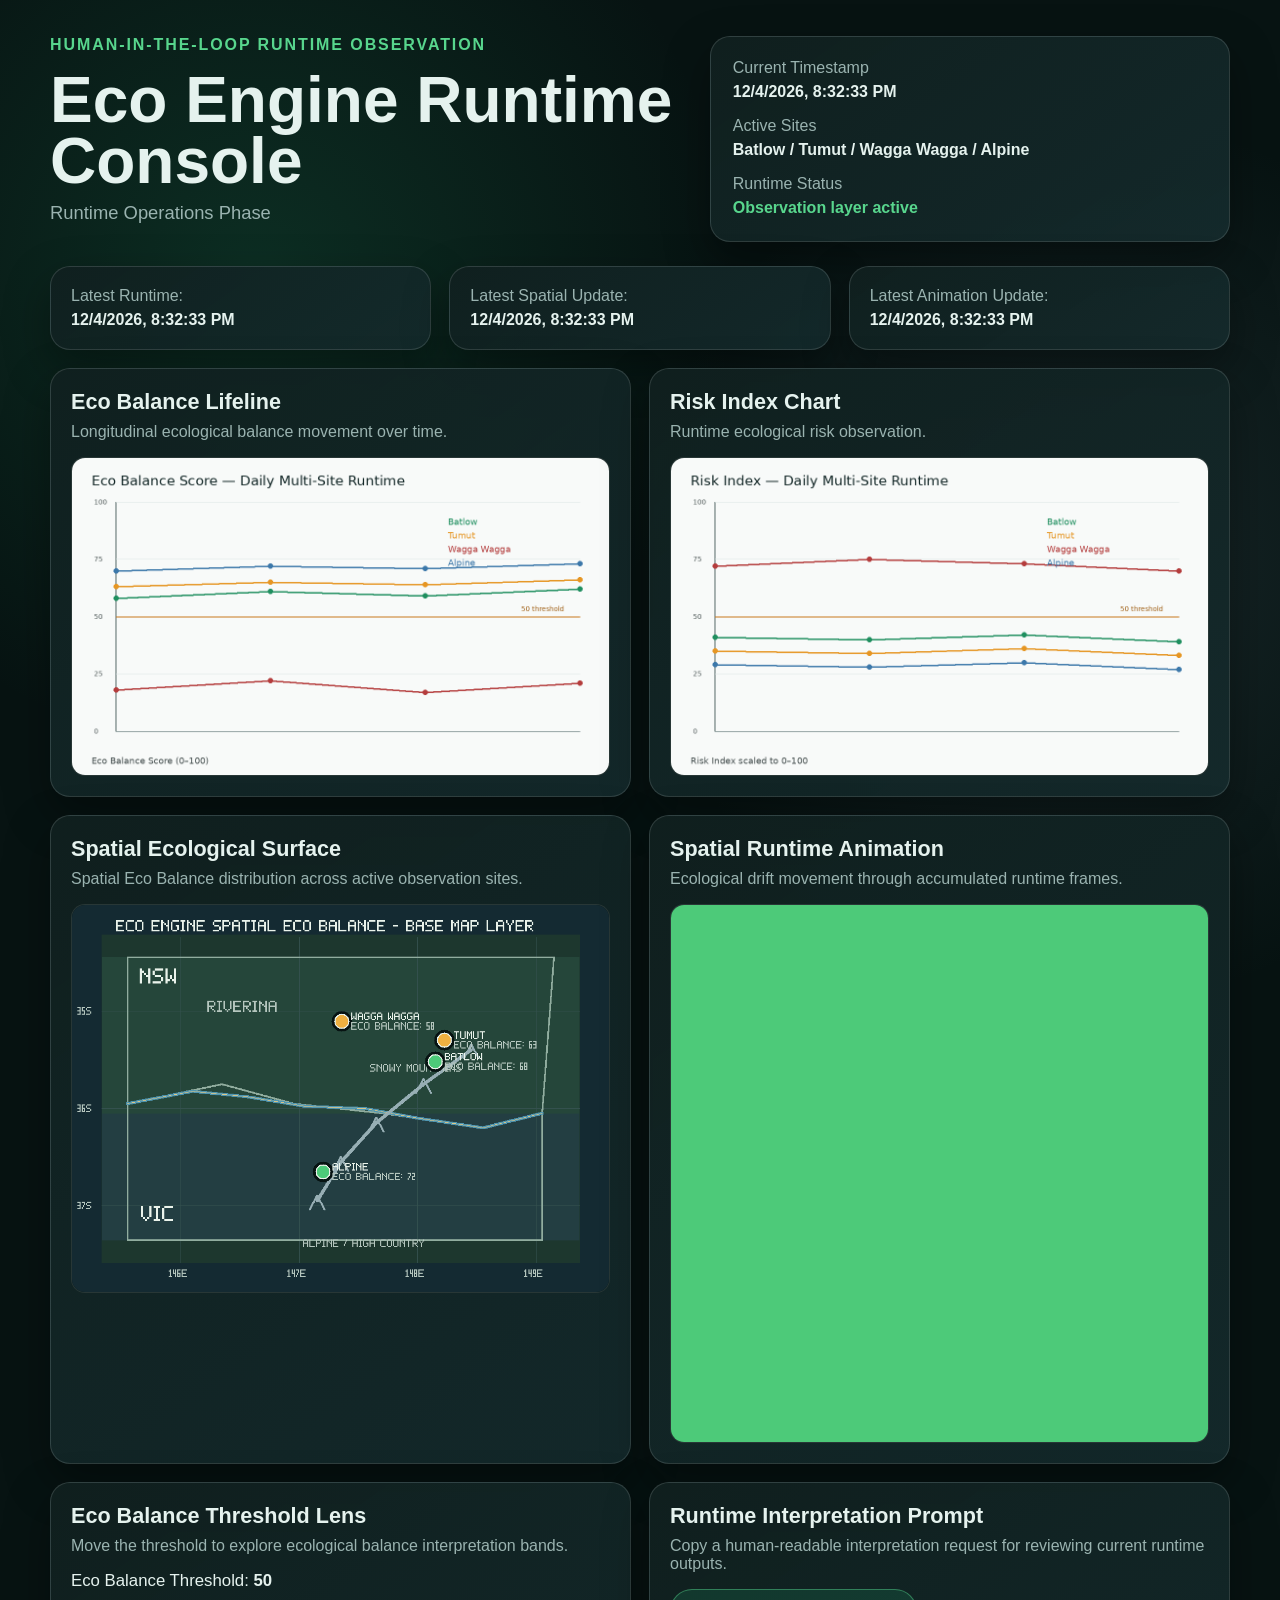
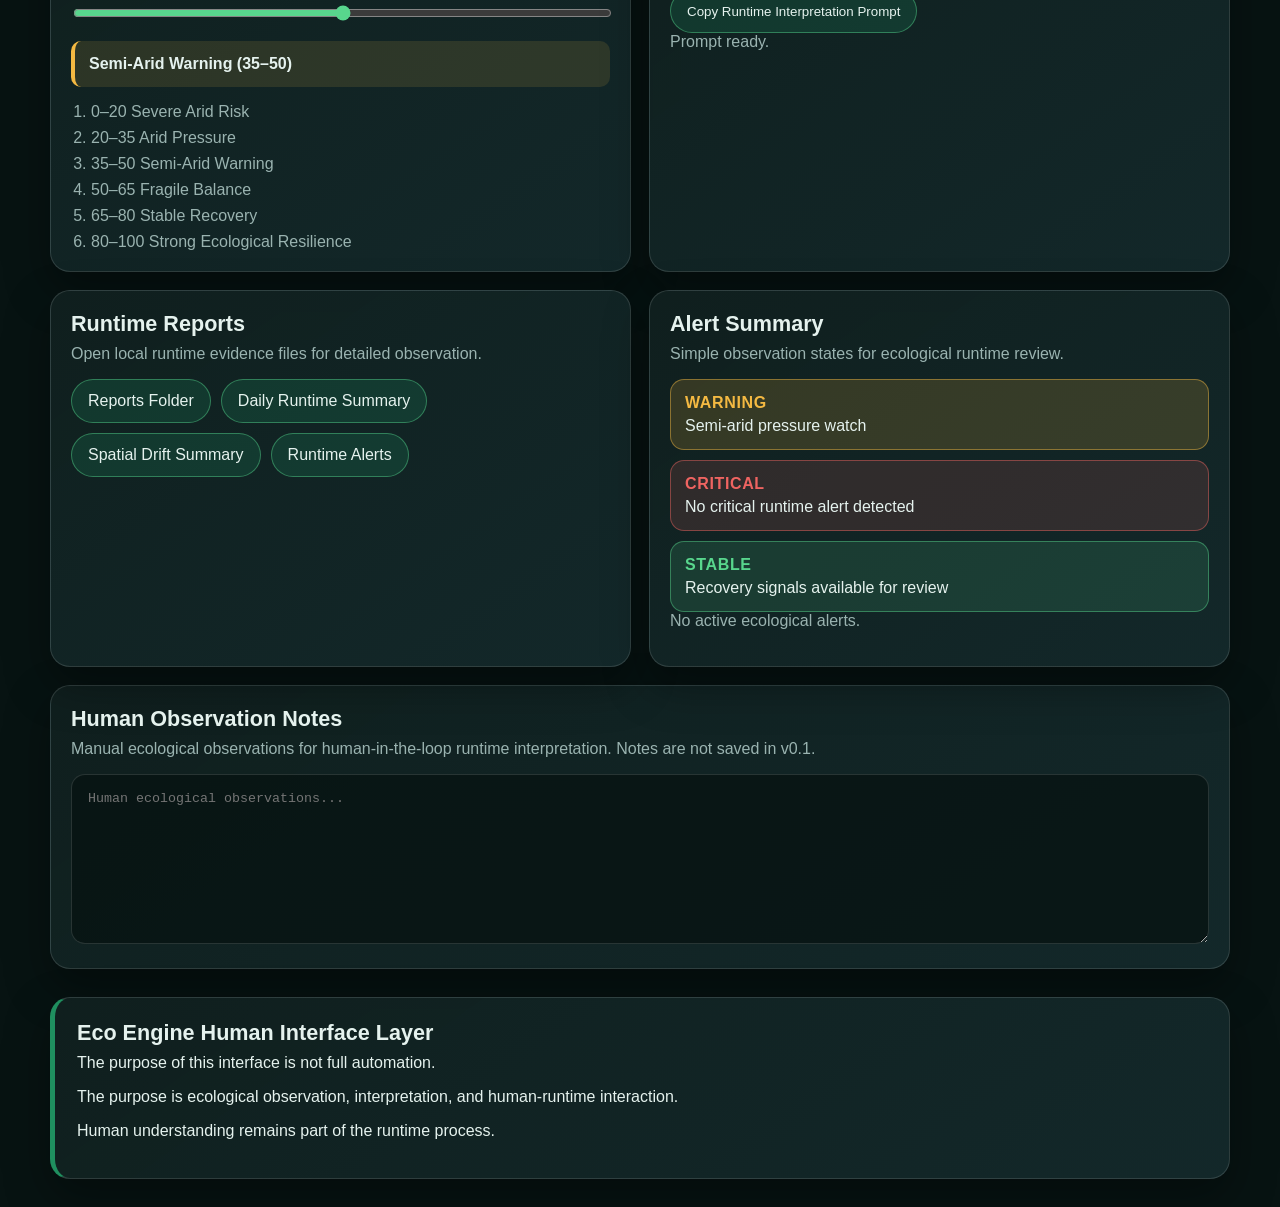
<file: index.html>
<!DOCTYPE html>
<html lang="en">
<head>
  <meta charset="UTF-8">
  <meta name="viewport" content="width=device-width, initial-scale=1.0">
  <title>Eco Engine Runtime Console</title>
  <link rel="stylesheet" href="style.css">
</head>
<body>
  <header class="runtime-header">
    <div>
      <p class="eyebrow">Human-in-the-loop Runtime Observation</p>
      <h1>Eco Engine Runtime Console</h1>
      <p class="phase">Runtime Operations Phase</p>
    </div>
    <div class="status-panel" aria-label="Runtime status summary">
      <div><span>Current Timestamp</span><strong id="current-timestamp">Loading local time…</strong></div>
      <div><span>Active Sites</span><strong>Batlow / Tumut / Wagga Wagga / Alpine</strong></div>
      <div><span>Runtime Status</span><strong class="status-stable">Observation layer active</strong></div>
    </div>
  </header>

  <main>
    <section class="awareness-grid" aria-label="Local runtime awareness">
      <article class="awareness-card"><span>Latest Runtime:</span><strong id="latest-runtime">Local console session</strong></article>
      <article class="awareness-card"><span>Latest Spatial Update:</span><strong id="latest-spatial-update">Spatial surfaces available</strong></article>
      <article class="awareness-card"><span>Latest Animation Update:</span><strong id="latest-animation-update">Animation frame stream available</strong></article>
    </section>

    <section class="dashboard-grid" aria-label="Runtime visualization dashboard">
      <article class="card chart-card">
        <div class="card-header"><h2>Eco Balance Lifeline</h2><p>Longitudinal ecological balance movement over time.</p></div>
        <img class="runtime-image" src="charts/eco_balance_daily.png" alt="Daily Eco Balance lifeline chart">
      </article>
      <article class="card chart-card">
        <div class="card-header"><h2>Risk Index Chart</h2><p>Runtime ecological risk observation.</p></div>
        <img class="runtime-image" src="charts/risk_index_daily.png" alt="Daily ecological risk index chart">
      </article>
      <article class="card chart-card">
        <div class="card-header"><h2>Spatial Ecological Surface</h2><p>Spatial Eco Balance distribution across active observation sites.</p></div>
        <img class="runtime-image" src="charts/spatial/eco_balance_site_points_latest.png" alt="Latest spatial Eco Balance point map">
      </article>
      <article class="card chart-card">
        <div class="card-header"><h2>Spatial Runtime Animation</h2><p>Ecological drift movement through accumulated runtime frames.</p></div>
        <img class="runtime-image animation-frame" src="charts/spatial/eco_balance_spatial_animation_latest.gif" alt="Latest spatial Eco Balance runtime animation">
      </article>
    </section>

    <section class="interaction-grid" aria-label="Human runtime interaction tools">
      <article class="card slider-card">
        <div class="card-header"><h2>Eco Balance Threshold Lens</h2><p>Move the threshold to explore ecological balance interpretation bands.</p></div>
        <label for="eco-balance-slider" class="slider-label">Eco Balance Threshold: <strong id="threshold-value">50</strong></label>
        <input id="eco-balance-slider" type="range" min="0" max="100" value="50" step="1">
        <div id="threshold-meaning" class="threshold-meaning">Fragile Balance</div>
        <ol class="threshold-scale" aria-label="Eco Balance interpretation bands">
          <li>0–20 Severe Arid Risk</li><li>20–35 Arid Pressure</li><li>35–50 Semi-Arid Warning</li>
          <li>50–65 Fragile Balance</li><li>65–80 Stable Recovery</li><li>80–100 Strong Ecological Resilience</li>
        </ol>
      </article>
      <article class="card prompt-card">
        <div class="card-header"><h2>Runtime Interpretation Prompt</h2><p>Copy a human-readable interpretation request for reviewing current runtime outputs.</p></div>
        <button id="copy-prompt-button" type="button">Copy Runtime Interpretation Prompt</button>
        <p id="copy-status" class="copy-status" role="status" aria-live="polite">Prompt ready.</p>
      </article>
      <article class="card reports-card">
        <div class="card-header"><h2>Runtime Reports</h2><p>Open local runtime evidence files for detailed observation.</p></div>
        <div class="report-links">
          <a href="reports/">Reports Folder</a>
          <a href="reports/daily_runtime_summary_latest.md">Daily Runtime Summary</a>
          <a href="reports/spatial_drift_summary_latest.md">Spatial Drift Summary</a>
          <a href="reports/runtime_alerts_latest.md">Runtime Alerts</a>
        </div>
      </article>
      <article class="card alerts-card">
        <div class="card-header"><h2>Alert Summary</h2><p>Simple observation states for ecological runtime review.</p></div>
        <div class="alert-list" id="alert-list">
          <div class="alert-card warning">WARNING <span>Semi-arid pressure watch</span></div>
          <div class="alert-card critical">CRITICAL <span>No critical runtime alert detected</span></div>
          <div class="alert-card stable">STABLE <span>Recovery signals available for review</span></div>
        </div>
        <p id="no-alerts-message" class="no-alerts">No active ecological alerts.</p>
      </article>
    </section>

    <section class="card notes-card" aria-label="Human observation notes">
      <div class="card-header"><h2>Human Observation Notes</h2><p>Manual ecological observations for human-in-the-loop runtime interpretation. Notes are not saved in v0.1.</p></div>
      <textarea placeholder="Human ecological observations..." aria-label="Human ecological observations"></textarea>
    </section>
  </main>
  <footer class="philosophy-note">
    <h2>Eco Engine Human Interface Layer</h2>
    <p>The purpose of this interface is not full automation.</p>
    <p>The purpose is ecological observation, interpretation, and human-runtime interaction.</p>
    <p>Human understanding remains part of the runtime process.</p>
  </footer>
  <script src="console.js"></script>
</body>
</html>
</file>
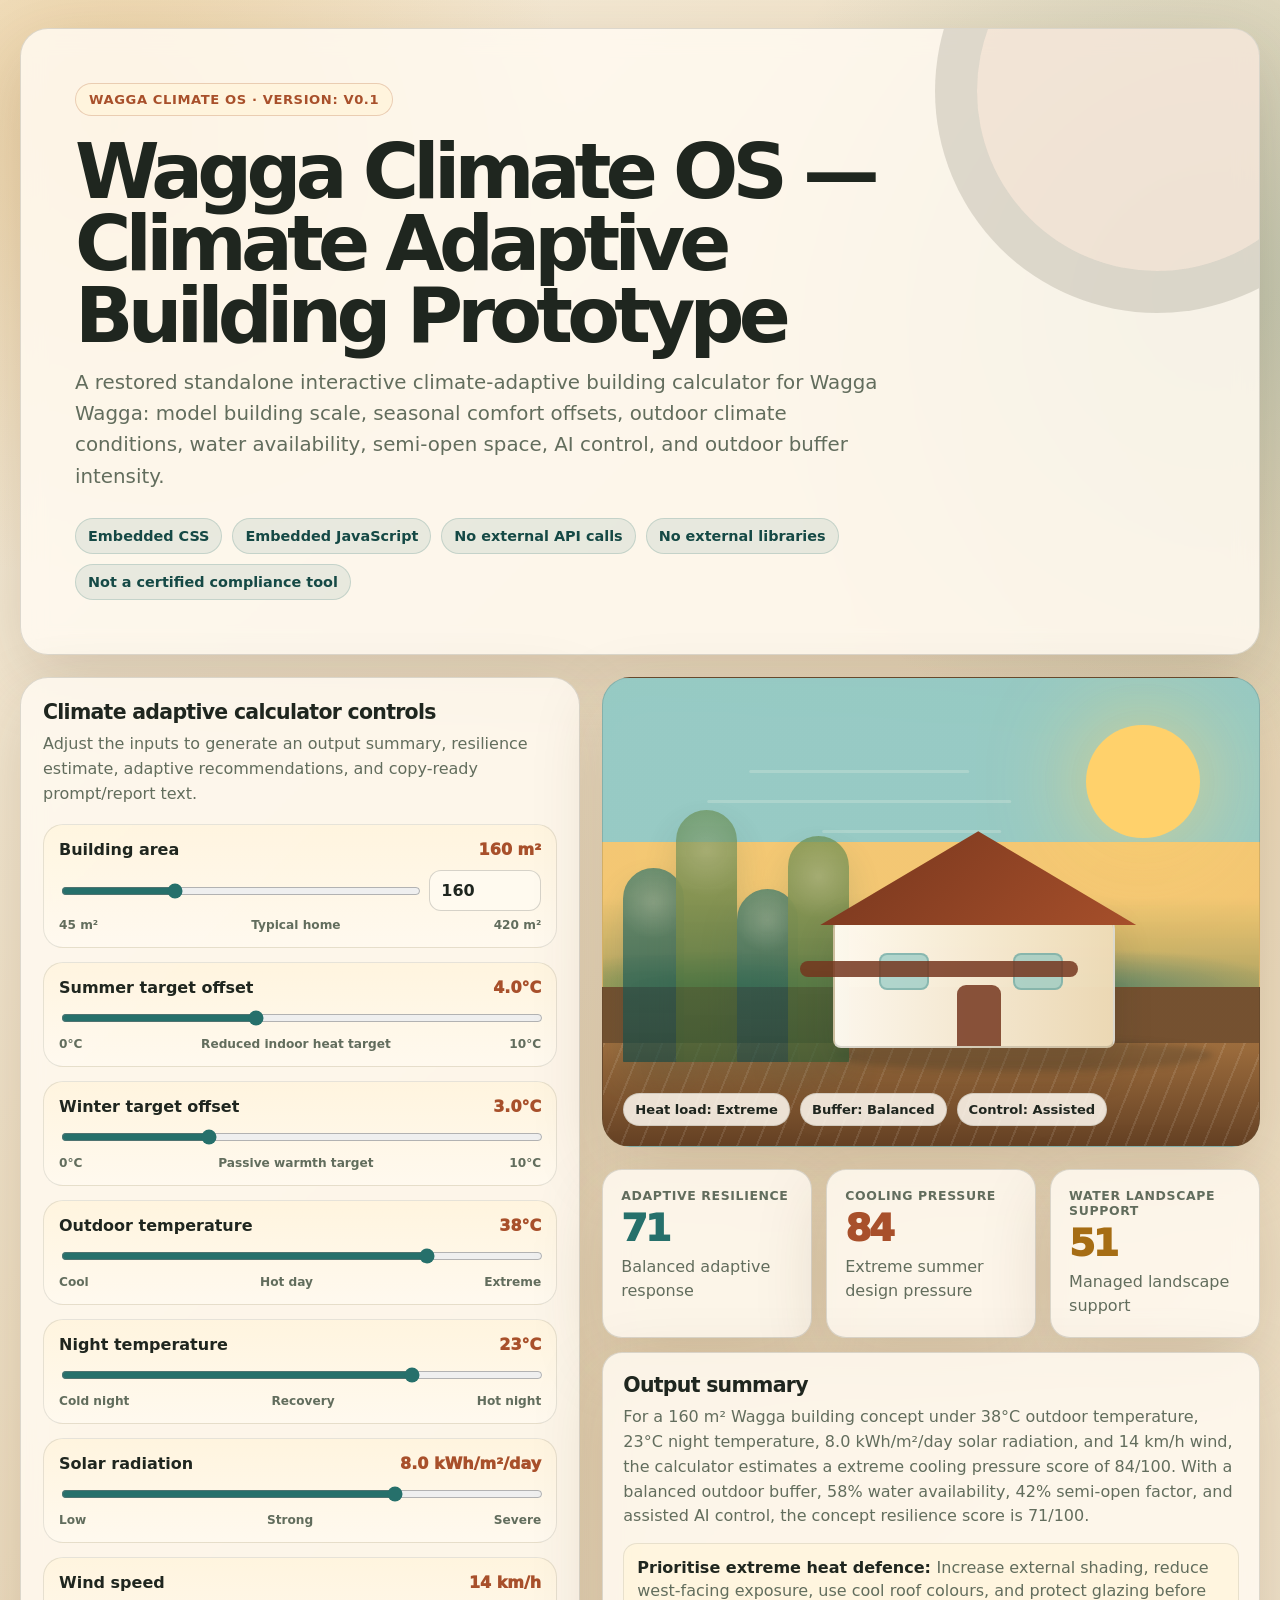
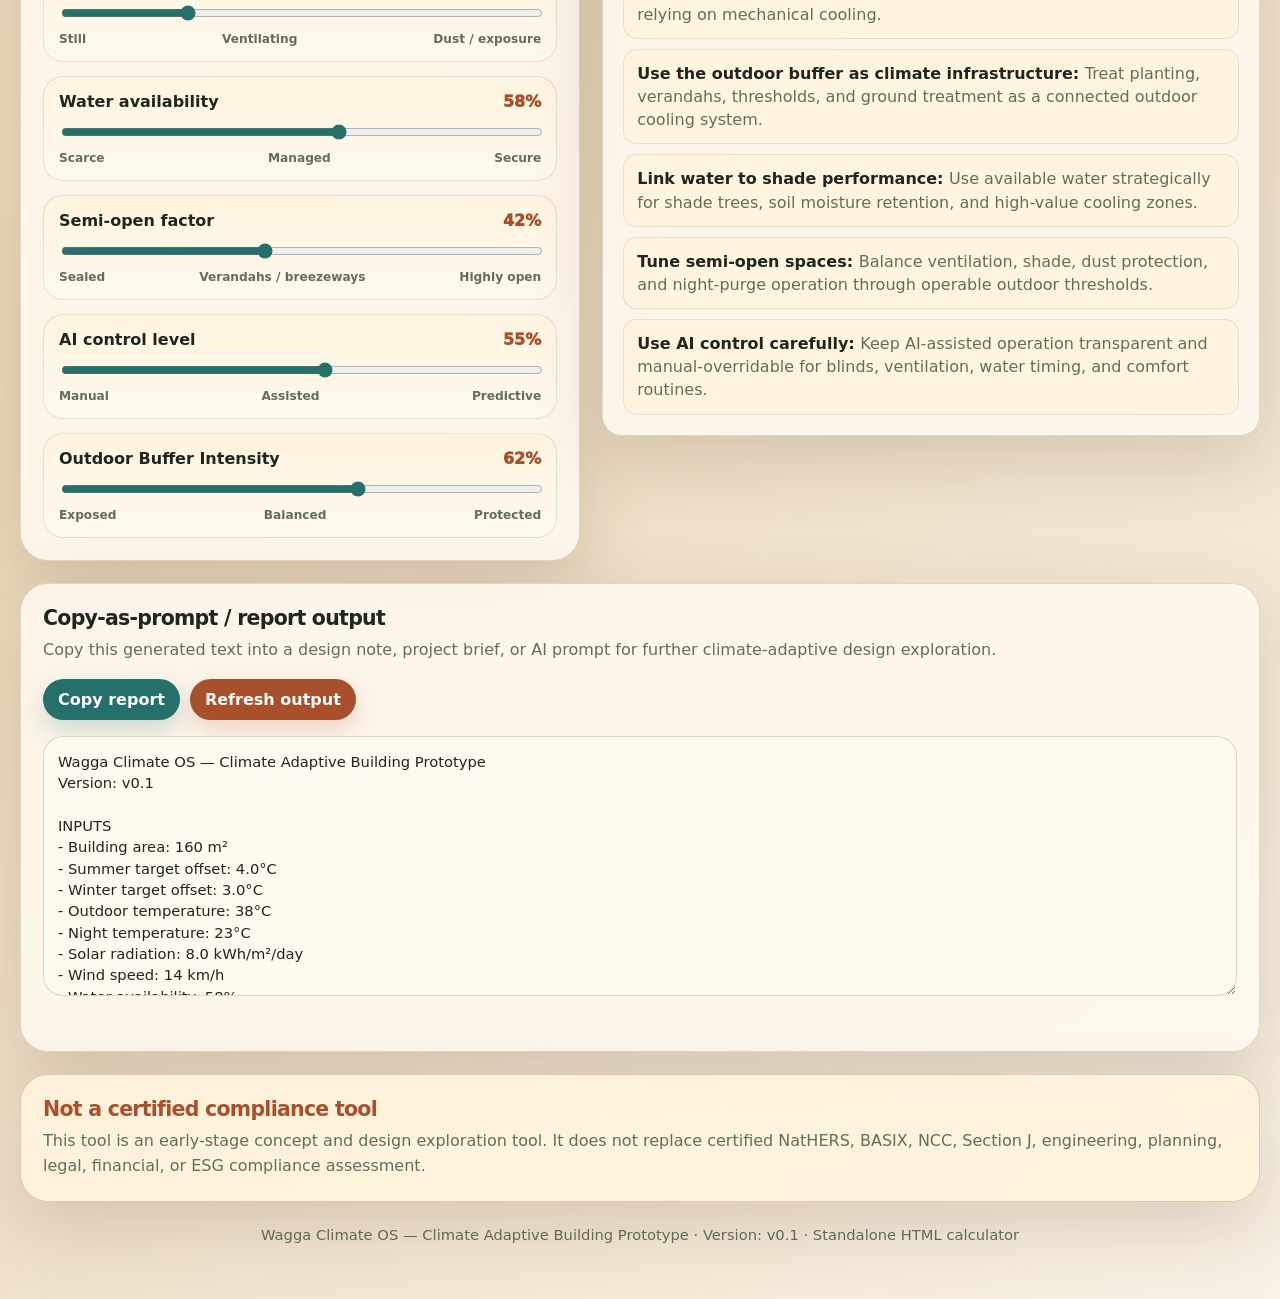
<file: docs/index.html>
<!doctype html>
<html lang="en">
<head>
  <meta charset="utf-8">
  <meta name="viewport" content="width=device-width, initial-scale=1">
  <title>Wagga Climate OS — Climate Adaptive Building Prototype</title>
  <style>
    :root {
      --bg: #f6efe2;
      --panel: #fffaf0;
      --panel-2: #fff4dc;
      --ink: #1f261f;
      --muted: #626d5d;
      --line: rgba(31, 38, 31, 0.15);
      --clay: #a8502b;
      --clay-dark: #74351d;
      --gum: #26706b;
      --gum-dark: #154945;
      --leaf: #648a4c;
      --gold: #d79d3e;
      --sky: #93c9c4;
      --danger: #b13a2f;
      --shadow: 0 24px 70px rgba(76, 49, 22, 0.17);
      --radius-xl: 28px;
      --radius-lg: 20px;
      --radius-md: 14px;
      font-family: Inter, ui-sans-serif, system-ui, -apple-system, BlinkMacSystemFont, "Segoe UI", sans-serif;
    }

    * {
      box-sizing: border-box;
    }

    html {
      scroll-behavior: smooth;
    }

    body {
      margin: 0;
      min-height: 100vh;
      color: var(--ink);
      background:
        radial-gradient(circle at 8% 4%, rgba(215, 157, 62, 0.34), transparent 29rem),
        radial-gradient(circle at 94% 10%, rgba(38, 112, 107, 0.23), transparent 30rem),
        linear-gradient(135deg, #f7eedc 0%, #ead8b8 48%, #f8f1e4 100%);
    }

    input,
    button,
    textarea,
    select {
      font: inherit;
    }

    button {
      cursor: pointer;
    }

    .page {
      width: min(1240px, calc(100% - 32px));
      margin: 0 auto;
      padding: 28px 0 56px;
    }

    .hero,
    .panel,
    .visual,
    .result-card,
    .report-card,
    .disclaimer {
      border: 1px solid var(--line);
      background: rgba(255, 250, 240, 0.86);
      border-radius: var(--radius-xl);
      box-shadow: var(--shadow);
      backdrop-filter: blur(12px);
    }

    .hero {
      padding: clamp(24px, 4.5vw, 54px);
      margin-bottom: 22px;
      position: relative;
      overflow: hidden;
    }

    .hero::after {
      content: "";
      position: absolute;
      width: 360px;
      height: 360px;
      right: -120px;
      top: -160px;
      border-radius: 50%;
      background: rgba(168, 80, 43, 0.10);
      border: 42px solid rgba(38, 112, 107, 0.10);
    }

    .hero-content {
      position: relative;
      z-index: 1;
      max-width: 900px;
    }

    .eyebrow {
      display: inline-flex;
      gap: 8px;
      align-items: center;
      width: fit-content;
      padding: 8px 13px;
      border-radius: 999px;
      background: rgba(255, 244, 220, 0.88);
      border: 1px solid rgba(168, 80, 43, 0.24);
      color: var(--clay);
      font-weight: 900;
      font-size: 0.82rem;
      letter-spacing: 0.045em;
      text-transform: uppercase;
    }

    h1 {
      margin: 20px 0 14px;
      max-width: 920px;
      font-size: clamp(2.25rem, 6vw, 5.35rem);
      line-height: 0.94;
      letter-spacing: -0.075em;
    }

    .subtitle {
      margin: 0;
      max-width: 820px;
      color: var(--muted);
      font-size: clamp(1.02rem, 2vw, 1.24rem);
      line-height: 1.58;
    }

    .hero-pills {
      display: flex;
      flex-wrap: wrap;
      gap: 10px;
      margin-top: 26px;
    }

    .pill {
      display: inline-flex;
      align-items: center;
      gap: 8px;
      min-height: 36px;
      padding: 8px 12px;
      border-radius: 999px;
      background: rgba(38, 112, 107, 0.10);
      border: 1px solid rgba(38, 112, 107, 0.18);
      color: var(--gum-dark);
      font-weight: 850;
      font-size: 0.9rem;
    }

    .layout {
      display: grid;
      grid-template-columns: minmax(320px, 0.92fr) minmax(360px, 1.08fr);
      gap: 22px;
      align-items: start;
    }

    .panel {
      padding: 22px;
    }

    .panel h2,
    .result-card h2,
    .report-card h2,
    .disclaimer h2 {
      margin: 0;
      font-size: 1.28rem;
      letter-spacing: -0.035em;
    }

    .panel-intro,
    .result-card p,
    .report-card p,
    .disclaimer p {
      margin: 8px 0 0;
      color: var(--muted);
      line-height: 1.55;
    }

    .controls {
      display: grid;
      gap: 14px;
      margin-top: 18px;
    }

    .control {
      padding: 15px;
      border-radius: var(--radius-lg);
      background: linear-gradient(180deg, rgba(255, 244, 220, 0.78), rgba(255, 250, 240, 0.78));
      border: 1px solid rgba(31, 38, 31, 0.11);
    }

    .control label {
      display: flex;
      justify-content: space-between;
      gap: 12px;
      align-items: baseline;
      margin-bottom: 10px;
      color: var(--ink);
      font-weight: 900;
      line-height: 1.25;
    }

    .control output {
      color: var(--clay);
      font-weight: 950;
      white-space: nowrap;
    }

    .control input[type="range"] {
      width: 100%;
      accent-color: var(--gum);
      cursor: pointer;
    }

    .range-scale {
      display: flex;
      justify-content: space-between;
      gap: 10px;
      margin-top: 7px;
      color: var(--muted);
      font-size: 0.76rem;
      font-weight: 750;
    }

    .input-row {
      display: grid;
      grid-template-columns: 1fr 112px;
      gap: 10px;
      align-items: center;
    }

    .input-row input[type="number"] {
      width: 100%;
      padding: 10px 11px;
      border-radius: 12px;
      border: 1px solid rgba(31, 38, 31, 0.18);
      background: rgba(255, 250, 240, 0.95);
      color: var(--ink);
      font-weight: 850;
    }

    .dashboard {
      display: grid;
      gap: 22px;
    }

    .visual {
      min-height: 470px;
      overflow: hidden;
      position: relative;
      background:
        linear-gradient(180deg, rgba(147, 201, 196, 0.96) 0 35%, rgba(244, 198, 111, 0.95) 35% 66%, rgba(111, 75, 42, 0.96) 66% 100%);
    }

    .sun {
      position: absolute;
      width: var(--sun-size, 104px);
      height: var(--sun-size, 104px);
      right: 9%;
      top: 10%;
      border-radius: 50%;
      background: #ffd16b;
      box-shadow: 0 0 var(--sun-glow, 72px) rgba(255, 209, 107, 0.78);
      transition: width 180ms ease, height 180ms ease, box-shadow 180ms ease;
    }

    .wind-lines {
      position: absolute;
      inset: 18% 8% auto 12%;
      height: 82px;
      opacity: var(--wind-opacity, 0.38);
      transition: opacity 180ms ease;
    }

    .wind-lines span {
      position: absolute;
      height: 3px;
      border-radius: 999px;
      background: rgba(255, 250, 240, 0.82);
      transform: translateX(var(--wind-shift, 0px));
      transition: transform 180ms ease;
    }

    .wind-lines span:nth-child(1) {
      width: 42%;
      top: 8px;
      left: 8%;
    }

    .wind-lines span:nth-child(2) {
      width: 58%;
      top: 38px;
      left: 0;
    }

    .wind-lines span:nth-child(3) {
      width: 34%;
      top: 68px;
      left: 22%;
    }

    .horizon {
      position: absolute;
      left: 0;
      right: 0;
      bottom: 34%;
      height: 90px;
      background:
        radial-gradient(ellipse at 18% 100%, rgba(100, 138, 76, 0.76), transparent 28%),
        radial-gradient(ellipse at 74% 100%, rgba(38, 112, 107, 0.55), transparent 30%),
        linear-gradient(180deg, transparent, rgba(80, 114, 72, 0.42));
    }

    .buffer-zone {
      position: absolute;
      left: 3%;
      bottom: 18%;
      width: var(--buffer-width, 36%);
      height: 56%;
      opacity: var(--buffer-opacity, 0.68);
      transition: width 160ms ease, opacity 160ms ease;
      z-index: 2;
    }

    .tree {
      position: absolute;
      bottom: 0;
      width: 24%;
      min-width: 52px;
      max-width: 98px;
      height: 80%;
      border-radius: 999px 999px 26px 26px;
      background:
        radial-gradient(circle at 50% 18%, rgba(255, 255, 255, 0.22), transparent 22%),
        linear-gradient(180deg, rgba(38, 112, 107, 0.94), rgba(21, 73, 69, 0.98));
      box-shadow: 0 18px 36px rgba(21, 73, 69, 0.22);
    }

    .tree:nth-child(1) {
      left: 0;
      height: 74%;
    }

    .tree:nth-child(2) {
      left: 21%;
      height: 96%;
      background:
        radial-gradient(circle at 50% 16%, rgba(255, 255, 255, 0.22), transparent 22%),
        linear-gradient(180deg, rgba(100, 138, 76, 0.95), rgba(49, 94, 54, 0.98));
    }

    .tree:nth-child(3) {
      left: 45%;
      height: 66%;
    }

    .tree:nth-child(4) {
      left: 65%;
      height: 86%;
      background:
        radial-gradient(circle at 50% 18%, rgba(255, 255, 255, 0.22), transparent 22%),
        linear-gradient(180deg, rgba(100, 138, 76, 0.96), rgba(49, 94, 54, 0.98));
    }

    .house-shadow {
      position: absolute;
      left: 35%;
      right: 7%;
      bottom: 16%;
      height: 32px;
      border-radius: 50%;
      background: rgba(31, 38, 31, 0.20);
      filter: blur(3px);
      z-index: 1;
    }

    .house {
      position: absolute;
      left: 35%;
      bottom: 21%;
      width: var(--house-width, 46%);
      height: var(--house-height, 30%);
      border-radius: 18px 18px 8px 8px;
      background: linear-gradient(90deg, rgba(255, 250, 240, 0.98), rgba(238, 219, 183, 0.98));
      border: 2px solid rgba(31, 38, 31, 0.15);
      box-shadow: 0 18px 38px rgba(31, 38, 31, 0.16);
      transition: width 180ms ease, height 180ms ease;
      z-index: 3;
    }

    .roof {
      position: absolute;
      left: 31%;
      bottom: var(--roof-bottom, 48%);
      width: var(--roof-width, 54%);
      height: 20%;
      clip-path: polygon(4% 100%, 50% 0, 96% 100%);
      background: linear-gradient(135deg, var(--clay-dark), var(--clay));
      box-shadow: 0 14px 28px rgba(116, 53, 29, 0.22);
      transition: width 180ms ease, bottom 180ms ease;
      z-index: 4;
    }

    .verandah {
      position: absolute;
      left: 30%;
      bottom: 36%;
      width: var(--verandah-width, 34%);
      height: 16px;
      border-radius: 999px;
      background: rgba(116, 53, 29, 0.84);
      transition: width 160ms ease;
      z-index: 5;
    }

    .window {
      position: absolute;
      top: 30%;
      width: 18%;
      height: 28%;
      border-radius: 8px;
      background: rgba(147, 201, 196, 0.72);
      border: 2px solid rgba(38, 112, 107, 0.28);
    }

    .window.one {
      left: 16%;
    }

    .window.two {
      right: 18%;
    }

    .door {
      position: absolute;
      left: 44%;
      bottom: 0;
      width: 16%;
      height: 46%;
      border-radius: 9px 9px 0 0;
      background: rgba(116, 53, 29, 0.84);
    }

    .ground {
      position: absolute;
      inset: auto 0 0;
      height: 22%;
      background:
        repeating-linear-gradient(112deg, rgba(255, 250, 240, 0.10) 0 2px, transparent 2px 18px),
        linear-gradient(180deg, #9d6d3d, #654124);
      z-index: 0;
    }

    .scene-labels {
      position: absolute;
      left: 20px;
      right: 20px;
      bottom: 20px;
      display: flex;
      flex-wrap: wrap;
      gap: 10px;
      z-index: 8;
    }

    .scene-labels span {
      padding: 8px 11px;
      border-radius: 999px;
      background: rgba(255, 250, 240, 0.86);
      border: 1px solid rgba(31, 38, 31, 0.12);
      color: var(--ink);
      font-size: 0.82rem;
      font-weight: 850;
    }

    .results-grid {
      display: grid;
      grid-template-columns: repeat(3, 1fr);
      gap: 14px;
    }

    .result-card {
      padding: 18px;
      border-radius: var(--radius-lg);
    }

    .result-card .kicker {
      color: var(--muted);
      font-size: 0.78rem;
      font-weight: 900;
      letter-spacing: 0.05em;
      text-transform: uppercase;
    }

    .big-number {
      display: block;
      margin-top: 8px;
      color: var(--gum);
      font-size: 2.35rem;
      line-height: 0.95;
      letter-spacing: -0.065em;
      font-weight: 950;
    }

    .big-number.clay {
      color: var(--clay);
    }

    .big-number.gold {
      color: #a66d14;
    }

    .summary-panel {
      grid-column: 1 / -1;
      padding: 20px;
    }

    .summary-panel h2 {
      margin-bottom: 8px;
    }

    .summary-text {
      color: var(--muted);
      line-height: 1.58;
      margin: 0;
    }

    .recommendations {
      display: grid;
      gap: 10px;
      margin: 14px 0 0;
      padding: 0;
      list-style: none;
    }

    .recommendations li {
      padding: 12px 13px;
      border-radius: var(--radius-md);
      background: rgba(255, 244, 220, 0.72);
      border: 1px solid rgba(31, 38, 31, 0.10);
      color: var(--muted);
      line-height: 1.45;
    }

    .recommendations b {
      color: var(--ink);
    }

    .report-card {
      padding: 22px;
      margin-top: 22px;
    }

    .report-actions {
      display: flex;
      flex-wrap: wrap;
      gap: 10px;
      margin: 16px 0;
    }

    .button {
      border: 0;
      border-radius: 999px;
      padding: 11px 15px;
      color: white;
      background: var(--gum);
      font-weight: 900;
      box-shadow: 0 10px 24px rgba(38, 112, 107, 0.22);
    }

    .button.secondary {
      background: var(--clay);
      box-shadow: 0 10px 24px rgba(168, 80, 43, 0.20);
    }

    textarea {
      width: 100%;
      min-height: 260px;
      resize: vertical;
      border: 1px solid rgba(31, 38, 31, 0.16);
      border-radius: var(--radius-lg);
      padding: 14px;
      background: rgba(255, 250, 240, 0.96);
      color: var(--ink);
      line-height: 1.45;
      font-size: 0.92rem;
    }

    .copy-status {
      color: var(--gum-dark);
      font-weight: 900;
      min-height: 1.2em;
      margin-top: 10px;
    }

    .disclaimer {
      margin-top: 22px;
      padding: 22px;
      border-color: rgba(168, 80, 43, 0.28);
      background: rgba(255, 244, 220, 0.90);
    }

    .disclaimer h2 {
      color: var(--clay);
    }

    footer {
      margin-top: 24px;
      color: var(--muted);
      text-align: center;
      font-size: 0.92rem;
    }

    @media (max-width: 980px) {
      .layout {
        grid-template-columns: 1fr;
      }

      .results-grid {
        grid-template-columns: 1fr;
      }

      .visual {
        min-height: 420px;
      }
    }

    @media (max-width: 620px) {
      .page {
        width: min(100% - 22px, 1240px);
        padding-top: 12px;
      }

      .hero,
      .panel,
      .visual,
      .result-card,
      .report-card,
      .disclaimer {
        border-radius: 22px;
      }

      .panel,
      .report-card,
      .disclaimer {
        padding: 18px;
      }

      h1 {
        font-size: clamp(2.1rem, 13vw, 3.65rem);
      }

      .control label {
        flex-direction: column;
        align-items: flex-start;
        gap: 4px;
      }

      .input-row {
        grid-template-columns: 1fr;
      }

      .visual {
        min-height: 355px;
      }

      .sun {
        right: 32px;
        top: 34px;
      }

      .house {
        left: 33%;
        width: 55%;
      }

      .roof {
        left: 28%;
        width: 64%;
      }

      .scene-labels {
        left: 12px;
        right: 12px;
        bottom: 12px;
      }
    }
  </style>
</head>
<body>
  <main class="page">
    <header class="hero">
      <div class="hero-content">
        <div class="eyebrow">Wagga Climate OS · Version: v0.1</div>
        <h1>Wagga Climate OS — Climate Adaptive Building Prototype</h1>
        <p class="subtitle">
          A restored standalone interactive climate-adaptive building calculator for Wagga Wagga:
          model building scale, seasonal comfort offsets, outdoor climate conditions, water availability,
          semi-open space, AI control, and outdoor buffer intensity.
        </p>
        <div class="hero-pills" aria-label="Demo features">
          <span class="pill">Embedded CSS</span>
          <span class="pill">Embedded JavaScript</span>
          <span class="pill">No external API calls</span>
          <span class="pill">No external libraries</span>
          <span class="pill">Not a certified compliance tool</span>
        </div>
      </div>
    </header>

    <section class="layout">
      <aside class="panel" aria-labelledby="calculator-title">
        <h2 id="calculator-title">Climate adaptive calculator controls</h2>
        <p class="panel-intro">
          Adjust the inputs to generate an output summary, resilience estimate, adaptive recommendations,
          and copy-ready prompt/report text.
        </p>

        <div class="controls">
          <div class="control">
            <label for="buildingArea">
              Building area
              <output id="buildingAreaOut">160 m²</output>
            </label>
            <div class="input-row">
              <input id="buildingArea" type="range" min="45" max="420" step="5" value="160">
              <input id="buildingAreaNumber" type="number" min="45" max="420" step="5" value="160" aria-label="Building area in square metres">
            </div>
            <div class="range-scale"><span>45 m²</span><span>Typical home</span><span>420 m²</span></div>
          </div>

          <div class="control">
            <label for="summerOffset">
              Summer target offset
              <output id="summerOffsetOut">4.0°C</output>
            </label>
            <input id="summerOffset" type="range" min="0" max="10" step="0.5" value="4">
            <div class="range-scale"><span>0°C</span><span>Reduced indoor heat target</span><span>10°C</span></div>
          </div>

          <div class="control">
            <label for="winterOffset">
              Winter target offset
              <output id="winterOffsetOut">3.0°C</output>
            </label>
            <input id="winterOffset" type="range" min="0" max="10" step="0.5" value="3">
            <div class="range-scale"><span>0°C</span><span>Passive warmth target</span><span>10°C</span></div>
          </div>

          <div class="control">
            <label for="outdoorTemp">
              Outdoor temperature
              <output id="outdoorTempOut">38°C</output>
            </label>
            <input id="outdoorTemp" type="range" min="5" max="48" step="1" value="38">
            <div class="range-scale"><span>Cool</span><span>Hot day</span><span>Extreme</span></div>
          </div>

          <div class="control">
            <label for="nightTemp">
              Night temperature
              <output id="nightTempOut">23°C</output>
            </label>
            <input id="nightTemp" type="range" min="-2" max="32" step="1" value="23">
            <div class="range-scale"><span>Cold night</span><span>Recovery</span><span>Hot night</span></div>
          </div>

          <div class="control">
            <label for="solarRadiation">
              Solar radiation
              <output id="solarRadiationOut">8.0 kWh/m²/day</output>
            </label>
            <input id="solarRadiation" type="range" min="1" max="11" step="0.5" value="8">
            <div class="range-scale"><span>Low</span><span>Strong</span><span>Severe</span></div>
          </div>

          <div class="control">
            <label for="windSpeed">
              Wind speed
              <output id="windSpeedOut">14 km/h</output>
            </label>
            <input id="windSpeed" type="range" min="0" max="55" step="1" value="14">
            <div class="range-scale"><span>Still</span><span>Ventilating</span><span>Dust / exposure</span></div>
          </div>

          <div class="control">
            <label for="waterAvailability">
              Water availability
              <output id="waterAvailabilityOut">58%</output>
            </label>
            <input id="waterAvailability" type="range" min="0" max="100" step="1" value="58">
            <div class="range-scale"><span>Scarce</span><span>Managed</span><span>Secure</span></div>
          </div>

          <div class="control">
            <label for="semiOpenFactor">
              Semi-open factor
              <output id="semiOpenFactorOut">42%</output>
            </label>
            <input id="semiOpenFactor" type="range" min="0" max="100" step="1" value="42">
            <div class="range-scale"><span>Sealed</span><span>Verandahs / breezeways</span><span>Highly open</span></div>
          </div>

          <div class="control">
            <label for="aiControlLevel">
              AI control level
              <output id="aiControlLevelOut">55%</output>
            </label>
            <input id="aiControlLevel" type="range" min="0" max="100" step="1" value="55">
            <div class="range-scale"><span>Manual</span><span>Assisted</span><span>Predictive</span></div>
          </div>

          <div class="control">
            <label for="bufferIntensity">
              Outdoor Buffer Intensity
              <output id="bufferIntensityOut">62%</output>
            </label>
            <input id="bufferIntensity" type="range" min="0" max="100" step="1" value="62">
            <div class="range-scale"><span>Exposed</span><span>Balanced</span><span>Protected</span></div>
          </div>
        </div>
      </aside>

      <section class="dashboard" aria-label="Calculator outputs">
        <div class="visual" aria-label="Climate adaptive building visualisation">
          <div class="sun" id="sunVisual" aria-hidden="true"></div>
          <div class="wind-lines" id="windVisual" aria-hidden="true">
            <span></span>
            <span></span>
            <span></span>
          </div>
          <div class="horizon" aria-hidden="true"></div>
          <div class="buffer-zone" id="bufferVisual" aria-hidden="true">
            <div class="tree"></div>
            <div class="tree"></div>
            <div class="tree"></div>
            <div class="tree"></div>
          </div>
          <div class="house-shadow" aria-hidden="true"></div>
          <div class="roof" id="roofVisual" aria-hidden="true"></div>
          <div class="verandah" id="verandahVisual" aria-hidden="true"></div>
          <div class="house" id="houseVisual" aria-hidden="true">
            <div class="window one"></div>
            <div class="window two"></div>
            <div class="door"></div>
          </div>
          <div class="ground" aria-hidden="true"></div>
          <div class="scene-labels">
            <span id="sceneHeat">Heat load: High</span>
            <span id="sceneBuffer">Buffer: Balanced</span>
            <span id="sceneMode">Control: Assisted</span>
          </div>
        </div>

        <div class="results-grid">
          <article class="result-card">
            <div class="kicker">Adaptive resilience</div>
            <strong class="big-number" id="resilienceScore">71</strong>
            <p id="resilienceLabel">Balanced adaptive response</p>
          </article>

          <article class="result-card">
            <div class="kicker">Cooling pressure</div>
            <strong class="big-number clay" id="coolingPressure">78</strong>
            <p id="coolingLabel">High summer design pressure</p>
          </article>

          <article class="result-card">
            <div class="kicker">Water landscape support</div>
            <strong class="big-number gold" id="waterScore">64</strong>
            <p id="waterLabel">Managed landscape support</p>
          </article>

          <article class="result-card summary-panel">
            <h2>Output summary</h2>
            <p class="summary-text" id="outputSummary"></p>
            <ul class="recommendations" id="recommendations" aria-label="Climate adaptive recommendations"></ul>
          </article>
        </div>
      </section>
    </section>

    <section class="report-card" aria-labelledby="report-title">
      <h2 id="report-title">Copy-as-prompt / report output</h2>
      <p>
        Copy this generated text into a design note, project brief, or AI prompt for further climate-adaptive design exploration.
      </p>
      <div class="report-actions">
        <button class="button" type="button" id="copyReport">Copy report</button>
        <button class="button secondary" type="button" id="refreshReport">Refresh output</button>
      </div>
      <textarea id="reportOutput" spellcheck="false" aria-label="Generated climate adaptation report"></textarea>
      <div class="copy-status" id="copyStatus" aria-live="polite"></div>
    </section>

    <section class="disclaimer" aria-labelledby="disclaimer-title">
      <h2 id="disclaimer-title">Not a certified compliance tool</h2>
      <p>
        This tool is an early-stage concept and design exploration tool. It does not replace certified NatHERS,
        BASIX, NCC, Section J, engineering, planning, legal, financial, or ESG compliance assessment.
      </p>
    </section>

    <footer>
      Wagga Climate OS — Climate Adaptive Building Prototype · Version: v0.1 · Standalone HTML calculator
    </footer>
  </main>

  <script>
    (function () {
      "use strict";

      var controls = {
        buildingArea: document.getElementById("buildingArea"),
        buildingAreaNumber: document.getElementById("buildingAreaNumber"),
        summerOffset: document.getElementById("summerOffset"),
        winterOffset: document.getElementById("winterOffset"),
        outdoorTemp: document.getElementById("outdoorTemp"),
        nightTemp: document.getElementById("nightTemp"),
        solarRadiation: document.getElementById("solarRadiation"),
        windSpeed: document.getElementById("windSpeed"),
        waterAvailability: document.getElementById("waterAvailability"),
        semiOpenFactor: document.getElementById("semiOpenFactor"),
        aiControlLevel: document.getElementById("aiControlLevel"),
        bufferIntensity: document.getElementById("bufferIntensity")
      };

      var outputs = {
        buildingArea: document.getElementById("buildingAreaOut"),
        summerOffset: document.getElementById("summerOffsetOut"),
        winterOffset: document.getElementById("winterOffsetOut"),
        outdoorTemp: document.getElementById("outdoorTempOut"),
        nightTemp: document.getElementById("nightTempOut"),
        solarRadiation: document.getElementById("solarRadiationOut"),
        windSpeed: document.getElementById("windSpeedOut"),
        waterAvailability: document.getElementById("waterAvailabilityOut"),
        semiOpenFactor: document.getElementById("semiOpenFactorOut"),
        aiControlLevel: document.getElementById("aiControlLevelOut"),
        bufferIntensity: document.getElementById("bufferIntensityOut")
      };

      var visual = {
        sun: document.getElementById("sunVisual"),
        wind: document.getElementById("windVisual"),
        buffer: document.getElementById("bufferVisual"),
        roof: document.getElementById("roofVisual"),
        verandah: document.getElementById("verandahVisual"),
        house: document.getElementById("houseVisual")
      };

      var results = {
        resilienceScore: document.getElementById("resilienceScore"),
        resilienceLabel: document.getElementById("resilienceLabel"),
        coolingPressure: document.getElementById("coolingPressure"),
        coolingLabel: document.getElementById("coolingLabel"),
        waterScore: document.getElementById("waterScore"),
        waterLabel: document.getElementById("waterLabel"),
        outputSummary: document.getElementById("outputSummary"),
        recommendations: document.getElementById("recommendations"),
        reportOutput: document.getElementById("reportOutput"),
        copyStatus: document.getElementById("copyStatus"),
        sceneHeat: document.getElementById("sceneHeat"),
        sceneBuffer: document.getElementById("sceneBuffer"),
        sceneMode: document.getElementById("sceneMode")
      };

      function clamp(value, min, max) {
        return Math.max(min, Math.min(max, value));
      }

      function round(value) {
        return Math.round(value);
      }

      function getValues() {
        return {
          buildingArea: Number(controls.buildingArea.value),
          summerOffset: Number(controls.summerOffset.value),
          winterOffset: Number(controls.winterOffset.value),
          outdoorTemp: Number(controls.outdoorTemp.value),
          nightTemp: Number(controls.nightTemp.value),
          solarRadiation: Number(controls.solarRadiation.value),
          windSpeed: Number(controls.windSpeed.value),
          waterAvailability: Number(controls.waterAvailability.value),
          semiOpenFactor: Number(controls.semiOpenFactor.value),
          aiControlLevel: Number(controls.aiControlLevel.value),
          bufferIntensity: Number(controls.bufferIntensity.value)
        };
      }

      function modeFromPercent(value, low, mid, high) {
        if (value < 34) return low;
        if (value < 70) return mid;
        return high;
      }

      function heatBand(value) {
        if (value < 45) return "Low";
        if (value < 68) return "Moderate";
        if (value < 84) return "High";
        return "Extreme";
      }

      function resilienceBand(value) {
        if (value < 45) return "Vulnerable adaptive response";
        if (value < 62) return "Basic adaptive response";
        if (value < 78) return "Balanced adaptive response";
        if (value < 90) return "Strong adaptive response";
        return "High-performance concept response";
      }

      function waterBand(value) {
        if (value < 35) return "Water constrained";
        if (value < 65) return "Managed landscape support";
        if (value < 85) return "Strong landscape support";
        return "High water-supported cooling";
      }

      function calculate(values) {
        var heatPressure = clamp(
          (values.outdoorTemp - 18) * 2.0 +
          (values.nightTemp - 12) * 1.15 +
          values.solarRadiation * 4.1 +
          Math.max(0, values.buildingArea - 120) * 0.035 -
          values.windSpeed * 0.18,
          0,
          100
        );

        var passiveCooling = clamp(
          values.bufferIntensity * 0.34 +
          values.semiOpenFactor * 0.22 +
          values.waterAvailability * 0.16 +
          values.aiControlLevel * 0.14 +
          values.summerOffset * 3.2 +
          Math.min(values.windSpeed, 28) * 0.32 -
          Math.max(0, values.windSpeed - 34) * 0.55,
          0,
          100
        );

        var winterSupport = clamp(
          values.winterOffset * 6.2 +
          values.aiControlLevel * 0.13 +
          (100 - values.semiOpenFactor) * 0.10 +
          Math.max(0, 16 - values.nightTemp) * 1.1,
          0,
          100
        );

        var waterLandscape = clamp(
          values.waterAvailability * 0.58 +
          values.bufferIntensity * 0.22 +
          values.semiOpenFactor * 0.10 +
          Math.max(0, 35 - values.outdoorTemp) * 0.18 -
          Math.max(0, values.solarRadiation - 8) * 2.2,
          0,
          100
        );

        var resilience = clamp(
          42 +
          passiveCooling * 0.36 +
          winterSupport * 0.14 +
          waterLandscape * 0.22 +
          values.aiControlLevel * 0.13 -
          heatPressure * 0.20,
          0,
          100
        );

        return {
          heatPressure: round(heatPressure),
          passiveCooling: round(passiveCooling),
          winterSupport: round(winterSupport),
          waterLandscape: round(waterLandscape),
          resilience: round(resilience)
        };
      }

      function makeRecommendations(values, scores) {
        var list = [];

        if (scores.heatPressure >= 75) {
          list.push(["Prioritise extreme heat defence", "Increase external shading, reduce west-facing exposure, use cool roof colours, and protect glazing before relying on mechanical cooling."]);
        } else {
          list.push(["Maintain heat-aware envelope", "Keep the shade-first envelope strategy and verify that openings can be protected during peak summer radiation."]);
        }

        if (values.bufferIntensity < 55) {
          list.push(["Increase Outdoor Buffer Intensity", "Add deeper verandahs, shade trees, pergolas, screens, or outdoor rooms to reduce heat load around the building edge."]);
        } else {
          list.push(["Use the outdoor buffer as climate infrastructure", "Treat planting, verandahs, thresholds, and ground treatment as a connected outdoor cooling system."]);
        }

        if (values.waterAvailability < 45) {
          list.push(["Design for water scarcity", "Use drought-tolerant planting, passive shade, mulch, greywater readiness, and stormwater capture before water-intensive cooling."]);
        } else {
          list.push(["Link water to shade performance", "Use available water strategically for shade trees, soil moisture retention, and high-value cooling zones."]);
        }

        if (values.semiOpenFactor > 72 && values.windSpeed > 32) {
          list.push(["Control exposure in semi-open zones", "Add adjustable screens and dust control so breezeways do not become high-exposure outdoor rooms during hot wind events."]);
        } else if (values.semiOpenFactor < 28) {
          list.push(["Add controlled semi-open space", "Consider verandahs, shaded breezeways, and operable thresholds to improve comfort without overexposing the interior."]);
        } else {
          list.push(["Tune semi-open spaces", "Balance ventilation, shade, dust protection, and night-purge operation through operable outdoor thresholds."]);
        }

        if (values.aiControlLevel < 45) {
          list.push(["Improve assisted operation", "Use simple sensors, reminders, or schedules for blinds, night purge, irrigation timing, and pre-cooling decisions."]);
        } else {
          list.push(["Use AI control carefully", "Keep AI-assisted operation transparent and manual-overridable for blinds, ventilation, water timing, and comfort routines."]);
        }

        return list;
      }

      function buildSummary(values, scores) {
        var bufferMode = modeFromPercent(values.bufferIntensity, "exposed", "balanced", "protected");
        var controlMode = modeFromPercent(values.aiControlLevel, "manual", "assisted", "predictive");
        return "For a " + values.buildingArea + " m² Wagga building concept under " + values.outdoorTemp + "°C outdoor temperature, " + values.nightTemp + "°C night temperature, " + values.solarRadiation.toFixed(1) + " kWh/m²/day solar radiation, and " + values.windSpeed + " km/h wind, the calculator estimates a " + heatBand(scores.heatPressure).toLowerCase() + " cooling pressure score of " + scores.heatPressure + "/100. With a " + bufferMode + " outdoor buffer, " + values.waterAvailability + "% water availability, " + values.semiOpenFactor + "% semi-open factor, and " + controlMode + " AI control, the concept resilience score is " + scores.resilience + "/100.";
      }

      function buildReport(values, scores, recommendations) {
        var lines = [];
        lines.push("Wagga Climate OS — Climate Adaptive Building Prototype");
        lines.push("Version: v0.1");
        lines.push("");
        lines.push("INPUTS");
        lines.push("- Building area: " + values.buildingArea + " m²");
        lines.push("- Summer target offset: " + values.summerOffset.toFixed(1) + "°C");
        lines.push("- Winter target offset: " + values.winterOffset.toFixed(1) + "°C");
        lines.push("- Outdoor temperature: " + values.outdoorTemp + "°C");
        lines.push("- Night temperature: " + values.nightTemp + "°C");
        lines.push("- Solar radiation: " + values.solarRadiation.toFixed(1) + " kWh/m²/day");
        lines.push("- Wind speed: " + values.windSpeed + " km/h");
        lines.push("- Water availability: " + values.waterAvailability + "%");
        lines.push("- Semi-open factor: " + values.semiOpenFactor + "%");
        lines.push("- AI control level: " + values.aiControlLevel + "%");
        lines.push("- Outdoor Buffer Intensity: " + values.bufferIntensity + "%");
        lines.push("");
        lines.push("OUTPUT SUMMARY");
        lines.push("- Adaptive resilience score: " + scores.resilience + "/100 (" + resilienceBand(scores.resilience) + ")");
        lines.push("- Cooling pressure score: " + scores.heatPressure + "/100 (" + heatBand(scores.heatPressure) + ")");
        lines.push("- Water landscape support: " + scores.waterLandscape + "/100 (" + waterBand(scores.waterLandscape) + ")");
        lines.push("- Passive cooling contribution: " + scores.passiveCooling + "/100");
        lines.push("- Winter support contribution: " + scores.winterSupport + "/100");
        lines.push("");
        lines.push("CLIMATE ADAPTIVE RECOMMENDATIONS");
        recommendations.forEach(function (item, index) {
          lines.push((index + 1) + ". " + item[0] + ": " + item[1]);
        });
        lines.push("");
        lines.push("COPY-AS-PROMPT");
        lines.push("Use these inputs and outputs to develop a climate-adaptive Wagga Wagga building concept that prioritises shade-first design, water-aware landscape cooling, semi-open comfort zones, and transparent AI-assisted operation. Provide practical design moves, assumptions, risks, and next steps.");
        lines.push("");
        lines.push("DISCLAIMER");
        lines.push("This tool is an early-stage concept and design exploration tool. It does not replace certified NatHERS, BASIX, NCC, Section J, engineering, planning, legal, financial, or ESG compliance assessment.");
        return lines.join("\n");
      }

      function updateOutputs() {
        var values = getValues();
        var scores = calculate(values);
        var recommendations = makeRecommendations(values, scores);
        var summary = buildSummary(values, scores);

        outputs.buildingArea.textContent = values.buildingArea + " m²";
        outputs.summerOffset.textContent = values.summerOffset.toFixed(1) + "°C";
        outputs.winterOffset.textContent = values.winterOffset.toFixed(1) + "°C";
        outputs.outdoorTemp.textContent = values.outdoorTemp + "°C";
        outputs.nightTemp.textContent = values.nightTemp + "°C";
        outputs.solarRadiation.textContent = values.solarRadiation.toFixed(1) + " kWh/m²/day";
        outputs.windSpeed.textContent = values.windSpeed + " km/h";
        outputs.waterAvailability.textContent = values.waterAvailability + "%";
        outputs.semiOpenFactor.textContent = values.semiOpenFactor + "%";
        outputs.aiControlLevel.textContent = values.aiControlLevel + "%";
        outputs.bufferIntensity.textContent = values.bufferIntensity + "%";

        results.resilienceScore.textContent = scores.resilience;
        results.resilienceLabel.textContent = resilienceBand(scores.resilience);
        results.coolingPressure.textContent = scores.heatPressure;
        results.coolingLabel.textContent = heatBand(scores.heatPressure) + " summer design pressure";
        results.waterScore.textContent = scores.waterLandscape;
        results.waterLabel.textContent = waterBand(scores.waterLandscape);
        results.outputSummary.textContent = summary;

        results.recommendations.innerHTML = "";
        recommendations.forEach(function (item) {
          var li = document.createElement("li");
          var strong = document.createElement("b");
          strong.textContent = item[0] + ": ";
          li.appendChild(strong);
          li.appendChild(document.createTextNode(item[1]));
          results.recommendations.appendChild(li);
        });

        results.reportOutput.value = buildReport(values, scores, recommendations);

        var houseScale = clamp((values.buildingArea - 45) / 375, 0, 1);
        var sunSize = 72 + values.solarRadiation * 5.2;
        var sunGlow = 38 + values.solarRadiation * 7.8;
        var bufferWidth = 14 + values.bufferIntensity * 0.40;
        var bufferOpacity = 0.34 + values.bufferIntensity * 0.006;
        var verandahWidth = 18 + values.bufferIntensity * 0.34 + values.semiOpenFactor * 0.08;
        var windOpacity = clamp(values.windSpeed / 55, 0.12, 0.92);
        var windShift = clamp(values.windSpeed * 1.8, 0, 78);

        visual.sun.style.setProperty("--sun-size", sunSize + "px");
        visual.sun.style.setProperty("--sun-glow", sunGlow + "px");
        visual.buffer.style.setProperty("--buffer-width", bufferWidth + "%");
        visual.buffer.style.setProperty("--buffer-opacity", bufferOpacity.toFixed(2));
        visual.verandah.style.setProperty("--verandah-width", verandahWidth + "%");
        visual.wind.style.setProperty("--wind-opacity", windOpacity.toFixed(2));
        visual.wind.style.setProperty("--wind-shift", windShift + "px");
        visual.house.style.setProperty("--house-width", (39 + houseScale * 13) + "%");
        visual.house.style.setProperty("--house-height", (27 + houseScale * 7) + "%");
        visual.roof.style.setProperty("--roof-width", (49 + houseScale * 11) + "%");
        visual.roof.style.setProperty("--roof-bottom", (46 + houseScale * 4) + "%");

        results.sceneHeat.textContent = "Heat load: " + heatBand(scores.heatPressure);
        results.sceneBuffer.textContent = "Buffer: " + modeFromPercent(values.bufferIntensity, "Exposed", "Balanced", "Protected");
        results.sceneMode.textContent = "Control: " + modeFromPercent(values.aiControlLevel, "Manual", "Assisted", "Predictive");
      }

      function syncBuildingAreaFromRange() {
        controls.buildingAreaNumber.value = controls.buildingArea.value;
        updateOutputs();
      }

      function syncBuildingAreaFromNumber() {
        var value = clamp(Number(controls.buildingAreaNumber.value || 45), 45, 420);
        controls.buildingAreaNumber.value = value;
        controls.buildingArea.value = value;
        updateOutputs();
      }

      Object.keys(controls).forEach(function (key) {
        if (key === "buildingAreaNumber") return;
        controls[key].addEventListener("input", key === "buildingArea" ? syncBuildingAreaFromRange : updateOutputs);
      });

      controls.buildingAreaNumber.addEventListener("input", syncBuildingAreaFromNumber);

      document.getElementById("refreshReport").addEventListener("click", function () {
        updateOutputs();
        results.copyStatus.textContent = "Report refreshed.";
      });

      document.getElementById("copyReport").addEventListener("click", function () {
        updateOutputs();
        results.reportOutput.select();
        results.reportOutput.setSelectionRange(0, results.reportOutput.value.length);

        try {
          var copied = document.execCommand("copy");
          results.copyStatus.textContent = copied ? "Report copied to clipboard." : "Copy command unavailable. Select the report text and copy manually.";
        } catch (error) {
          results.copyStatus.textContent = "Copy unavailable. Select the report text and copy manually.";
        }
      });

      updateOutputs();
    })();
  </script>
</body>
</html>
</file>
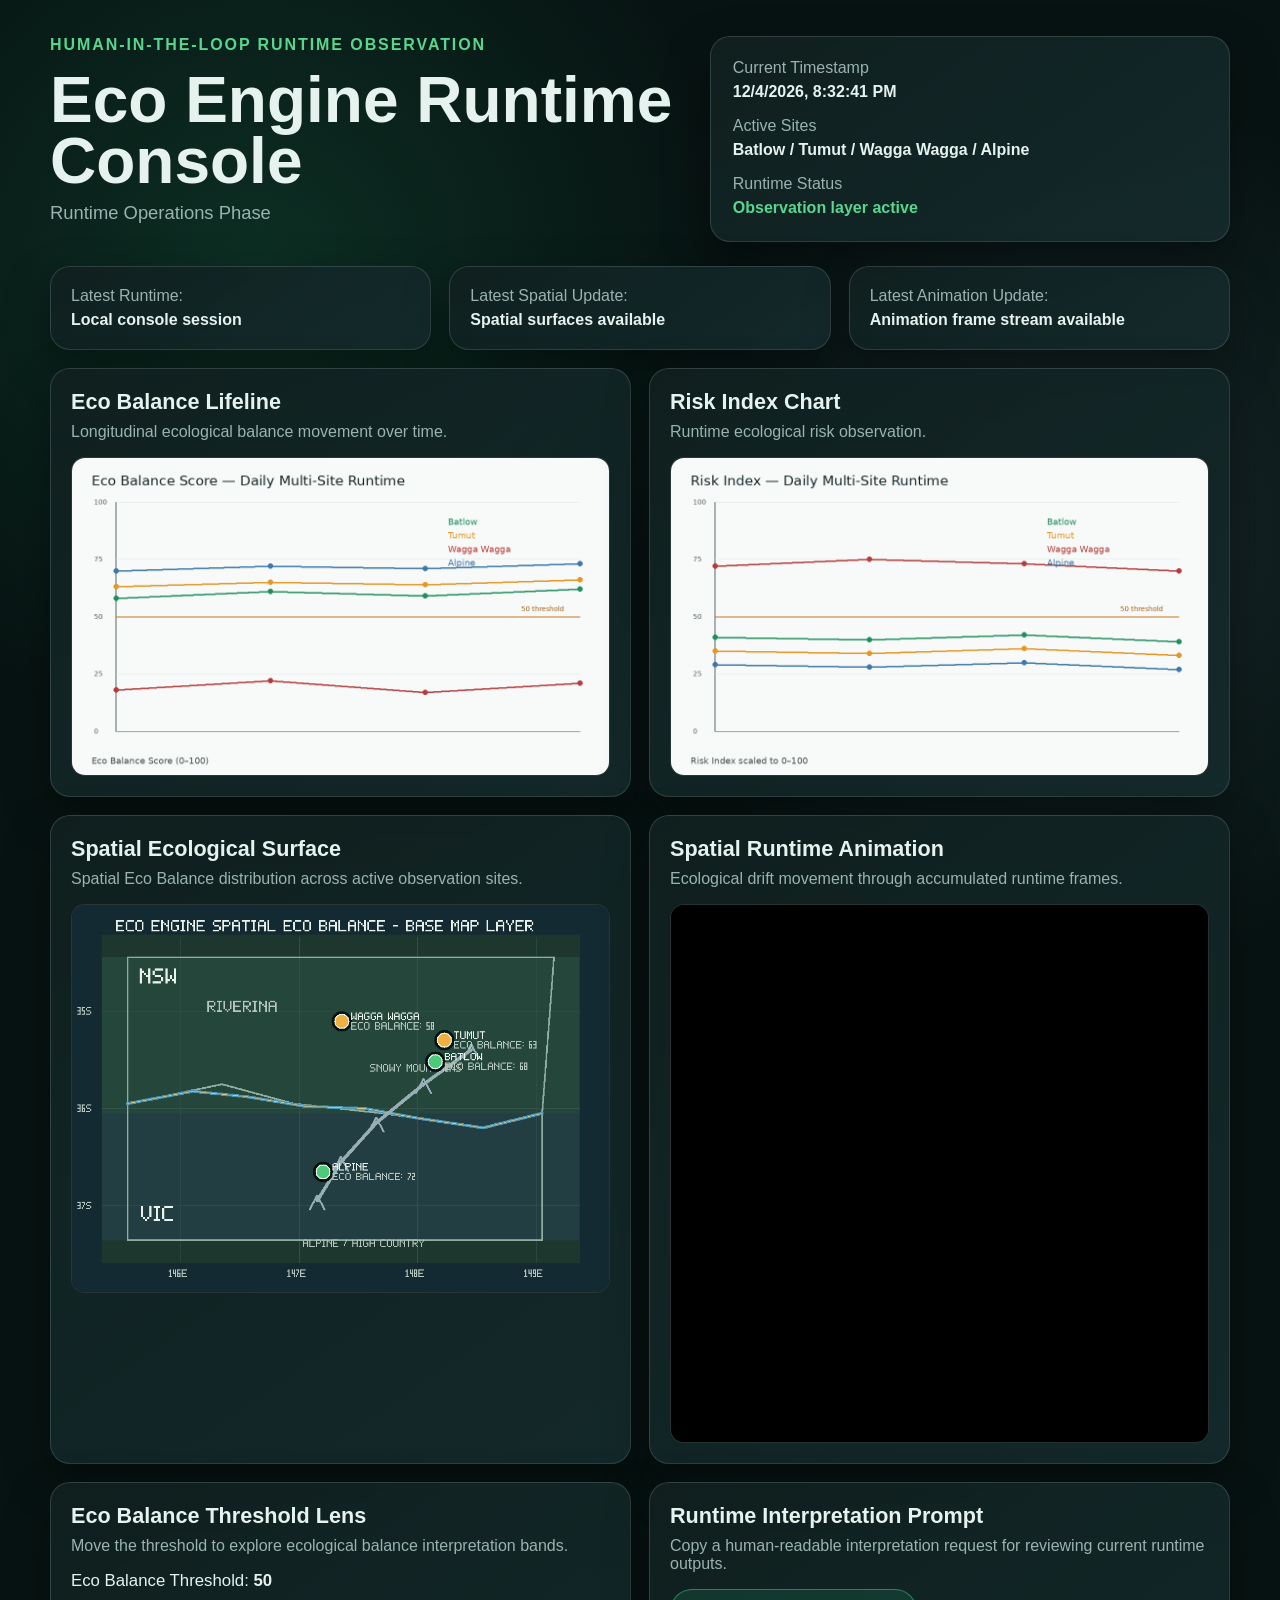
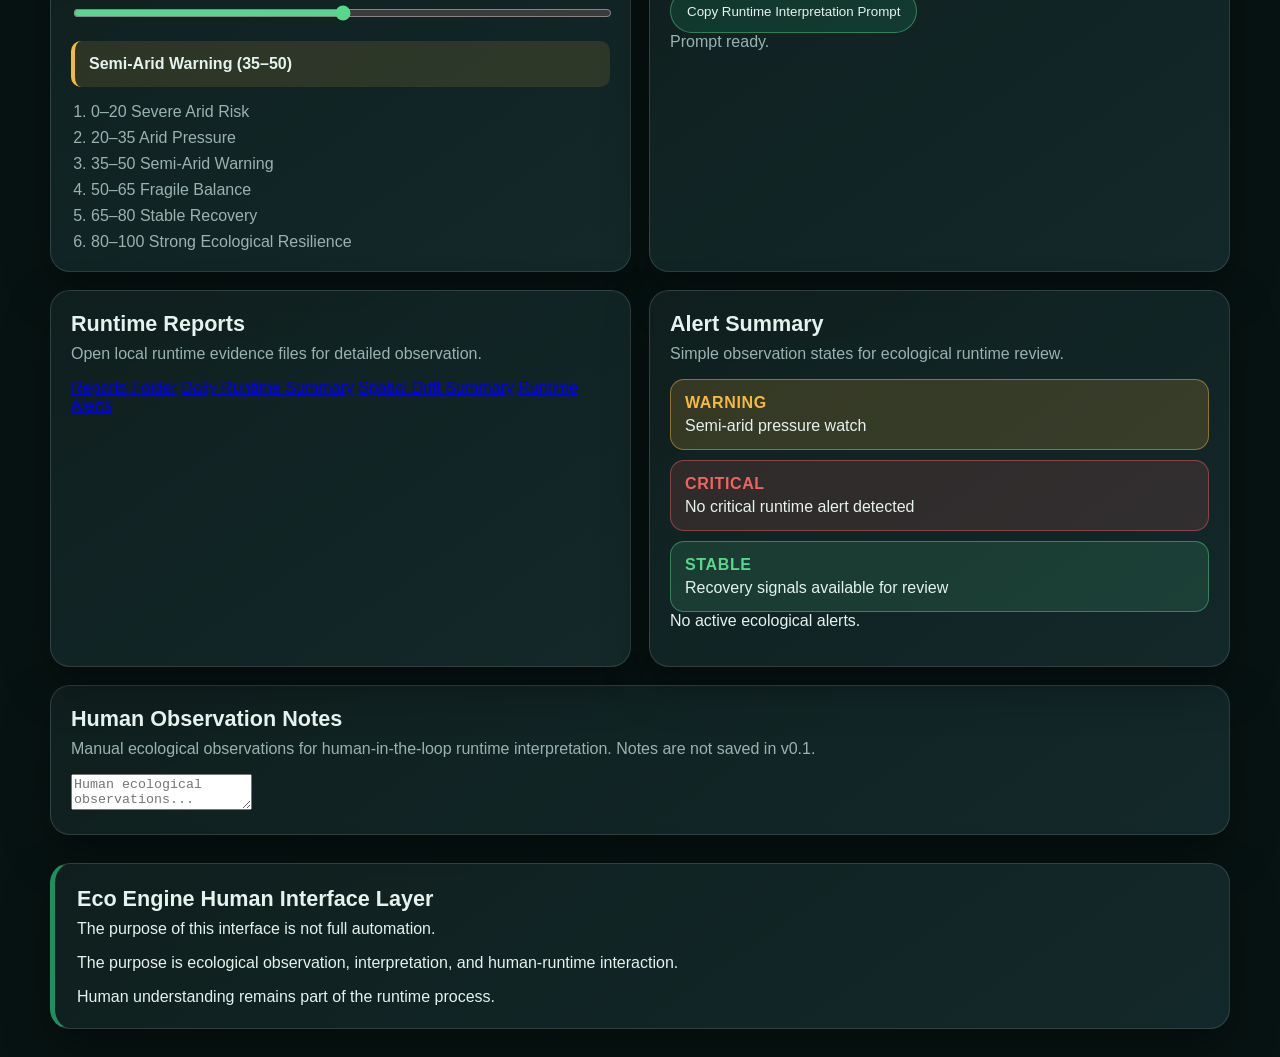
<file: eco-engine-interface-demo/index.html>
<!DOCTYPE html>
<html lang="en">
<head>
  <meta charset="UTF-8">
  <meta name="viewport" content="width=device-width, initial-scale=1.0">
  <title>Eco Engine Runtime Console</title>
  <link rel="stylesheet" href="style.css">
</head>
<body>
  <header class="runtime-header">
    <div>
      <p class="eyebrow">Human-in-the-loop Runtime Observation</p>
      <h1>Eco Engine Runtime Console</h1>
      <p class="phase">Runtime Operations Phase</p>
    </div>
    <div class="status-panel" aria-label="Runtime status summary">
      <div><span>Current Timestamp</span><strong id="current-timestamp">Loading local time…</strong></div>
      <div><span>Active Sites</span><strong>Batlow / Tumut / Wagga Wagga / Alpine</strong></div>
      <div><span>Runtime Status</span><strong class="status-stable">Observation layer active</strong></div>
    </div>
  </header>

  <main>
    <section class="awareness-grid" aria-label="Local runtime awareness">
      <article class="awareness-card">
        <span>Latest Runtime:</span>
        <strong id="latest-runtime">Local console session</strong>
      </article>
      <article class="awareness-card">
        <span>Latest Spatial Update:</span>
        <strong id="latest-spatial-update">Spatial surfaces available</strong>
      </article>
      <article class="awareness-card">
        <span>Latest Animation Update:</span>
        <strong id="latest-animation-update">Animation frame stream available</strong>
      </article>
    </section>

    <section class="dashboard-grid" aria-label="Runtime visualization dashboard">
      <article class="card chart-card">
        <div class="card-header">
          <h2>Eco Balance Lifeline</h2>
          <p>Longitudinal ecological balance movement over time.</p>
        </div>
        <img class="runtime-image" src="../charts/eco_balance_daily.png" alt="Daily Eco Balance lifeline chart">
      </article>

      <article class="card chart-card">
        <div class="card-header">
          <h2>Risk Index Chart</h2>
          <p>Runtime ecological risk observation.</p>
        </div>
        <img class="runtime-image" src="../charts/risk_index_daily.png" alt="Daily ecological risk index chart">
      </article>

      <article class="card chart-card">
        <div class="card-header">
          <h2>Spatial Ecological Surface</h2>
          <p>Spatial Eco Balance distribution across active observation sites.</p>
        </div>
        <img class="runtime-image" src="../charts/spatial/eco_balance_site_points_latest.png" alt="Latest spatial Eco Balance point map">
      </article>

      <article class="card chart-card">
        <div class="card-header">
          <h2>Spatial Runtime Animation</h2>
          <p>Ecological drift movement through accumulated runtime frames.</p>
        </div>
        <img class="runtime-image animation-frame" src="../charts/spatial/eco_balance_spatial_animation_latest.gif" alt="Latest spatial Eco Balance runtime animation">
      </article>
    </section>

    <section class="interaction-grid" aria-label="Human runtime interaction tools">
      <article class="card slider-card">
        <div class="card-header">
          <h2>Eco Balance Threshold Lens</h2>
          <p>Move the threshold to explore ecological balance interpretation bands.</p>
        </div>
        <label for="eco-balance-slider" class="slider-label">Eco Balance Threshold: <strong id="threshold-value">50</strong></label>
        <input id="eco-balance-slider" type="range" min="0" max="100" value="50" step="1">
        <div id="threshold-meaning" class="threshold-meaning">Fragile Balance</div>
        <ol class="threshold-scale" aria-label="Eco Balance interpretation bands">
          <li>0–20 Severe Arid Risk</li>
          <li>20–35 Arid Pressure</li>
          <li>35–50 Semi-Arid Warning</li>
          <li>50–65 Fragile Balance</li>
          <li>65–80 Stable Recovery</li>
          <li>80–100 Strong Ecological Resilience</li>
        </ol>
      </article>

      <article class="card prompt-card">
        <div class="card-header">
          <h2>Runtime Interpretation Prompt</h2>
          <p>Copy a human-readable interpretation request for reviewing current runtime outputs.</p>
        </div>
        <button id="copy-prompt-button" type="button">Copy Runtime Interpretation Prompt</button>
        <p id="copy-status" class="copy-status" role="status" aria-live="polite">Prompt ready.</p>
      </article>

      <article class="card reports-card">
        <div class="card-header">
          <h2>Runtime Reports</h2>
          <p>Open local runtime evidence files for detailed observation.</p>
        </div>
        <div class="report-links">
          <a href="../reports/">Reports Folder</a>
          <a href="../reports/daily_runtime_summary_latest.md">Daily Runtime Summary</a>
          <a href="../reports/spatial_drift_summary_latest.md">Spatial Drift Summary</a>
          <a href="../reports/runtime_alerts_latest.md">Runtime Alerts</a>
        </div>
      </article>

      <article class="card alerts-card">
        <div class="card-header">
          <h2>Alert Summary</h2>
          <p>Simple observation states for ecological runtime review.</p>
        </div>
        <div class="alert-list" id="alert-list">
          <div class="alert-card warning">WARNING <span>Semi-arid pressure watch</span></div>
          <div class="alert-card critical">CRITICAL <span>No critical runtime alert detected</span></div>
          <div class="alert-card stable">STABLE <span>Recovery signals available for review</span></div>
        </div>
        <p id="no-alerts-message" class="no-alerts">No active ecological alerts.</p>
      </article>
    </section>

    <section class="card notes-card" aria-label="Human observation notes">
      <div class="card-header">
        <h2>Human Observation Notes</h2>
        <p>Manual ecological observations for human-in-the-loop runtime interpretation. Notes are not saved in v0.1.</p>
      </div>
      <textarea placeholder="Human ecological observations..." aria-label="Human ecological observations"></textarea>
    </section>
  </main>

  <footer class="philosophy-note">
    <h2>Eco Engine Human Interface Layer</h2>
    <p>The purpose of this interface is not full automation.</p>
    <p>The purpose is ecological observation, interpretation, and human-runtime interaction.</p>
    <p>Human understanding remains part of the runtime process.</p>
  </footer>

  <script src="console.js"></script>
</body>
</html>
</file>
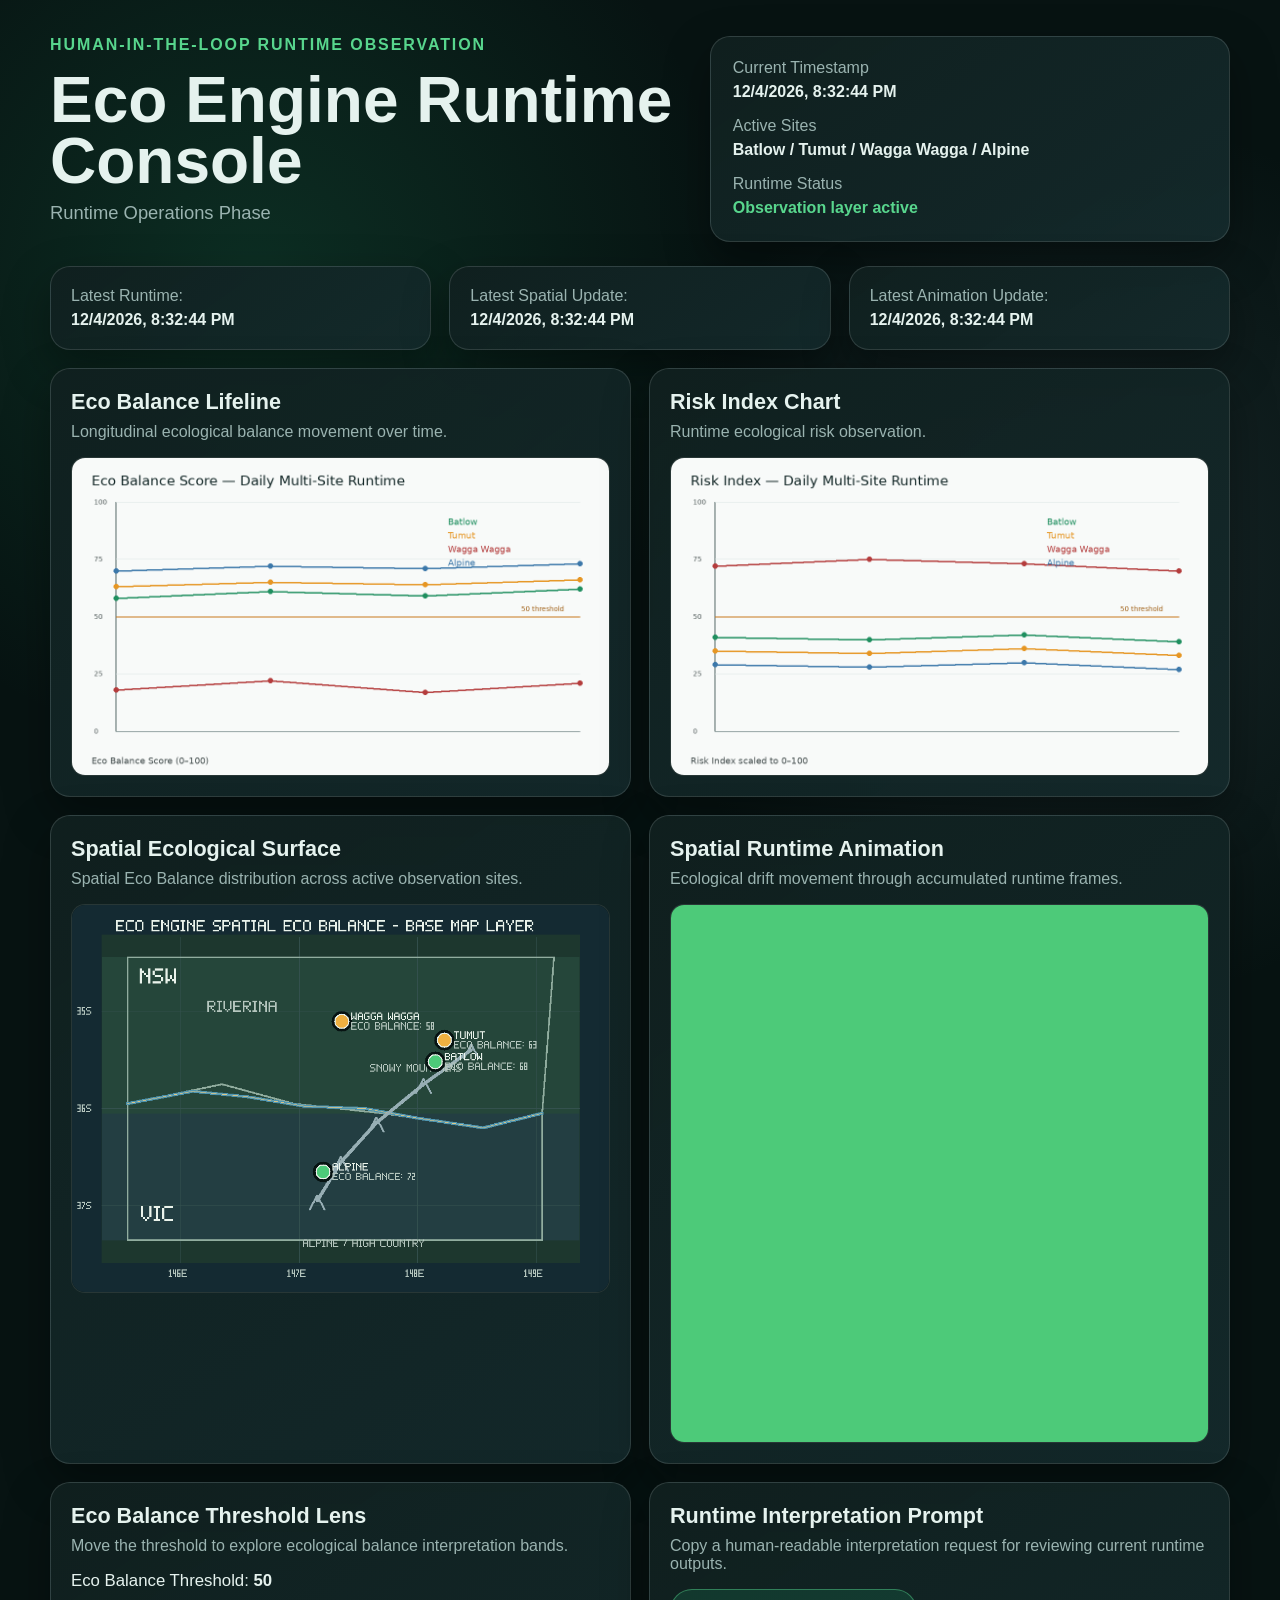
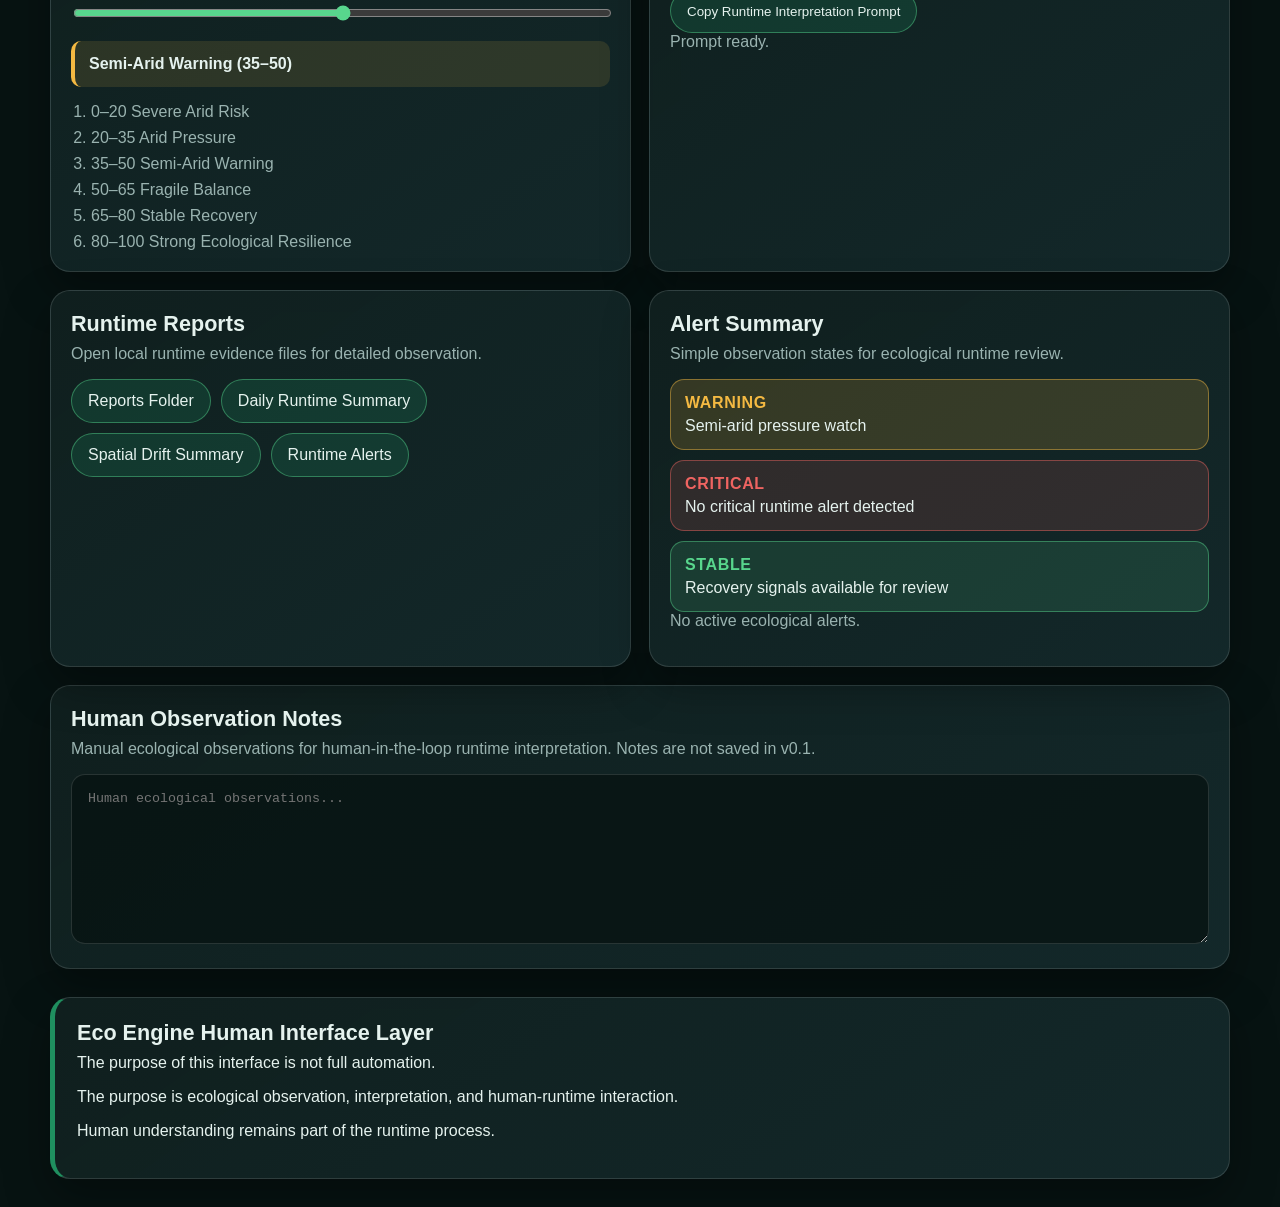
<file: index_new.html>
<!DOCTYPE html>
<html lang="en">
<head>
  <meta charset="UTF-8">
  <meta name="viewport" content="width=device-width, initial-scale=1.0">
  <title>Eco Engine Runtime Console</title>
  <link rel="stylesheet" href="style.css">
</head>
<body>
  <header class="runtime-header">
    <div>
      <p class="eyebrow">Human-in-the-loop Runtime Observation</p>
      <h1>Eco Engine Runtime Console</h1>
      <p class="phase">Runtime Operations Phase</p>
    </div>
    <div class="status-panel" aria-label="Runtime status summary">
      <div><span>Current Timestamp</span><strong id="current-timestamp">Loading local time…</strong></div>
      <div><span>Active Sites</span><strong>Batlow / Tumut / Wagga Wagga / Alpine</strong></div>
      <div><span>Runtime Status</span><strong class="status-stable">Observation layer active</strong></div>
    </div>
  </header>

  <main>
    <section class="awareness-grid" aria-label="Local runtime awareness">
      <article class="awareness-card">
        <span>Latest Runtime:</span>
        <strong id="latest-runtime">Local console session</strong>
      </article>
      <article class="awareness-card">
        <span>Latest Spatial Update:</span>
        <strong id="latest-spatial-update">Spatial surfaces available</strong>
      </article>
      <article class="awareness-card">
        <span>Latest Animation Update:</span>
        <strong id="latest-animation-update">Animation frame stream available</strong>
      </article>
    </section>

    <section class="dashboard-grid" aria-label="Runtime visualization dashboard">
      <article class="card chart-card">
        <div class="card-header">
          <h2>Eco Balance Lifeline</h2>
          <p>Longitudinal ecological balance movement over time.</p>
        </div>
        <img class="runtime-image" src="../charts/eco_balance_daily.png" alt="Daily Eco Balance lifeline chart">
      </article>

      <article class="card chart-card">
        <div class="card-header">
          <h2>Risk Index Chart</h2>
          <p>Runtime ecological risk observation.</p>
        </div>
        <img class="runtime-image" src="../charts/risk_index_daily.png" alt="Daily ecological risk index chart">
      </article>

      <article class="card chart-card">
        <div class="card-header">
          <h2>Spatial Ecological Surface</h2>
          <p>Spatial Eco Balance distribution across active observation sites.</p>
        </div>
        <img class="runtime-image" src="../charts/spatial/eco_balance_site_points_latest.png" alt="Latest spatial Eco Balance point map">
      </article>

      <article class="card chart-card">
        <div class="card-header">
          <h2>Spatial Runtime Animation</h2>
          <p>Ecological drift movement through accumulated runtime frames.</p>
        </div>
        <img class="runtime-image animation-frame" src="../charts/spatial/eco_balance_spatial_animation_latest.gif" alt="Latest spatial Eco Balance runtime animation">
      </article>
    </section>

    <section class="interaction-grid" aria-label="Human runtime interaction tools">
      <article class="card slider-card">
        <div class="card-header">
          <h2>Eco Balance Threshold Lens</h2>
          <p>Move the threshold to explore ecological balance interpretation bands.</p>
        </div>
        <label for="eco-balance-slider" class="slider-label">Eco Balance Threshold: <strong id="threshold-value">50</strong></label>
        <input id="eco-balance-slider" type="range" min="0" max="100" value="50" step="1">
        <div id="threshold-meaning" class="threshold-meaning">Fragile Balance</div>
        <ol class="threshold-scale" aria-label="Eco Balance interpretation bands">
          <li>0–20 Severe Arid Risk</li>
          <li>20–35 Arid Pressure</li>
          <li>35–50 Semi-Arid Warning</li>
          <li>50–65 Fragile Balance</li>
          <li>65–80 Stable Recovery</li>
          <li>80–100 Strong Ecological Resilience</li>
        </ol>
      </article>

      <article class="card prompt-card">
        <div class="card-header">
          <h2>Runtime Interpretation Prompt</h2>
          <p>Copy a human-readable interpretation request for reviewing current runtime outputs.</p>
        </div>
        <button id="copy-prompt-button" type="button">Copy Runtime Interpretation Prompt</button>
        <p id="copy-status" class="copy-status" role="status" aria-live="polite">Prompt ready.</p>
      </article>

      <article class="card reports-card">
        <div class="card-header">
          <h2>Runtime Reports</h2>
          <p>Open local runtime evidence files for detailed observation.</p>
        </div>
        <div class="report-links">
          <a href="../reports/">Reports Folder</a>
          <a href="../reports/daily_runtime_summary_latest.md">Daily Runtime Summary</a>
          <a href="../reports/spatial_drift_summary_latest.md">Spatial Drift Summary</a>
          <a href="../reports/runtime_alerts_latest.md">Runtime Alerts</a>
        </div>
      </article>

      <article class="card alerts-card">
        <div class="card-header">
          <h2>Alert Summary</h2>
          <p>Simple observation states for ecological runtime review.</p>
        </div>
        <div class="alert-list" id="alert-list">
          <div class="alert-card warning">WARNING <span>Semi-arid pressure watch</span></div>
          <div class="alert-card critical">CRITICAL <span>No critical runtime alert detected</span></div>
          <div class="alert-card stable">STABLE <span>Recovery signals available for review</span></div>
        </div>
        <p id="no-alerts-message" class="no-alerts">No active ecological alerts.</p>
      </article>
    </section>

    <section class="card notes-card" aria-label="Human observation notes">
      <div class="card-header">
        <h2>Human Observation Notes</h2>
        <p>Manual ecological observations for human-in-the-loop runtime interpretation. Notes are not saved in v0.1.</p>
      </div>
      <textarea placeholder="Human ecological observations..." aria-label="Human ecological observations"></textarea>
    </section>
  </main>

  <footer class="philosophy-note">
    <h2>Eco Engine Human Interface Layer</h2>
    <p>The purpose of this interface is not full automation.</p>
    <p>The purpose is ecological observation, interpretation, and human-runtime interaction.</p>
    <p>Human understanding remains part of the runtime process.</p>
  </footer>

  <script src="console.js"></script>
</body>
</html>
</file>
<file: style.css>
:root {
  --bg: #071312; --panel: #10201f; --panel-soft: #152b2d; --text: #e5f2ee;
  --muted: #9ab3b0; --green: #58d68d; --green-deep: #1f8f5f; --amber: #f4b942;
  --red: #ef6461; --line: rgba(229, 242, 238, 0.14); --shadow: 0 18px 45px rgba(0,0,0,.35);
}
* { box-sizing: border-box; }
body {
  margin: 0; min-height: 100vh; font-family: Arial, Helvetica, sans-serif; color: var(--text);
  background: radial-gradient(circle at 20% 10%, rgba(31,143,95,.22), transparent 30rem),
              radial-gradient(circle at 85% 20%, rgba(96,125,139,.18), transparent 28rem),
              var(--bg);
}
.runtime-header, main, .philosophy-note { width: min(1180px, calc(100% - 32px)); margin: 0 auto; }
.runtime-header { display: grid; grid-template-columns: 1.1fr .9fr; gap: 24px; padding: 36px 0 24px; align-items: stretch; }
.eyebrow { color: var(--green); font-weight: 700; letter-spacing: .12em; text-transform: uppercase; }
h1, h2, p { margin-top: 0; } h1 { margin-bottom: 10px; font-size: clamp(2.2rem, 5vw, 4.6rem); line-height: .95; }
h2 { margin-bottom: 8px; font-size: 1.35rem; } .phase { color: var(--muted); font-size: 1.15rem; }
.status-panel, .card, .awareness-card, .philosophy-note {
  border: 1px solid var(--line); background: linear-gradient(145deg, rgba(16,32,31,.96), rgba(21,43,45,.9));
  border-radius: 20px; box-shadow: var(--shadow);
}
.status-panel { display: grid; gap: 14px; padding: 22px; }
.status-panel span, .awareness-card span, .card-header p, .copy-status, .no-alerts { color: var(--muted); }
.status-panel strong, .awareness-card strong { display: block; margin-top: 6px; font-size: 1rem; }
.status-stable { color: var(--green); }
.awareness-grid, .dashboard-grid, .interaction-grid { display: grid; gap: 18px; margin-bottom: 18px; }
.awareness-grid { grid-template-columns: repeat(3, 1fr); }
.dashboard-grid, .interaction-grid { grid-template-columns: repeat(2, minmax(0, 1fr)); }
.awareness-card, .card { padding: 20px; } .card-header { margin-bottom: 16px; }
.runtime-image { display: block; width: 100%; min-height: 260px; object-fit: contain; border: 1px solid var(--line); border-radius: 14px; background: #081817; }
.slider-label { display: block; margin-bottom: 12px; font-size: 1.05rem; }
input[type="range"] { width: 100%; accent-color: var(--green); }
.threshold-meaning { margin: 16px 0; padding: 14px; border-left: 4px solid var(--amber); border-radius: 10px; background: rgba(244,185,66,.12); font-weight: 700; }
.threshold-scale { display: grid; gap: 8px; margin: 0; padding-left: 20px; color: var(--muted); }
button, .report-links a { display: inline-flex; justify-content: center; align-items: center; min-height: 44px; padding: 12px 16px; border: 1px solid rgba(88,214,141,.45); border-radius: 999px; color: var(--text); background: rgba(31,143,95,.22); text-decoration: none; cursor: pointer; }
button:hover, .report-links a:hover { border-color: var(--green); background: rgba(31,143,95,.34); }
.report-links { display: flex; flex-wrap: wrap; gap: 10px; }
.alert-list { display: grid; gap: 10px; }
.alert-card { padding: 14px; border-radius: 14px; font-weight: 800; letter-spacing: .04em; }
.alert-card span { display: block; margin-top: 5px; font-weight: 400; letter-spacing: 0; color: var(--text); }
.warning { background: rgba(244,185,66,.16); border: 1px solid rgba(244,185,66,.45); color: var(--amber); }
.critical { background: rgba(239,100,97,.14); border: 1px solid rgba(239,100,97,.45); color: var(--red); }
.stable { background: rgba(88,214,141,.14); border: 1px solid rgba(88,214,141,.45); color: var(--green); }
textarea { width: 100%; min-height: 170px; padding: 16px; border: 1px solid var(--line); border-radius: 14px; color: var(--text); background: rgba(7,19,18,.76); resize: vertical; }
.philosophy-note { margin-top: 28px; margin-bottom: 28px; padding: 22px; border-left: 5px solid var(--green-deep); }
@media (max-width: 860px) { .runtime-header, .awareness-grid, .dashboard-grid, .interaction-grid { grid-template-columns: 1fr; } .runtime-image { min-height: 200px; } }
</file>
<file: eco-engine-interface-demo/style.css>
:root {
  --bg: #071312;
  --panel: #10201f;
  --panel-soft: #152b2d;
  --text: #e5f2ee;
  --muted: #9ab3b0;
  --green: #58d68d;
  --green-deep: #1f8f5f;
  --amber: #f4b942;
  --red: #ef6461;
  --line: rgba(229, 242, 238, 0.14);
  --shadow: 0 18px 45px rgba(0, 0, 0, 0.35);
}

* { box-sizing: border-box; }

body {
  margin: 0;
  min-height: 100vh;
  font-family: Arial, Helvetica, sans-serif;
  color: var(--text);
  background:
    radial-gradient(circle at 20% 10%, rgba(31, 143, 95, 0.22), transparent 30rem),
    radial-gradient(circle at 85% 20%, rgba(96, 125, 139, 0.18), transparent 28rem),
    var(--bg);
}

.runtime-header,
main,
.philosophy-note {
  width: min(1180px, calc(100% - 32px));
  margin: 0 auto;
}

.runtime-header {
  display: grid;
  grid-template-columns: 1.1fr 0.9fr;
  gap: 24px;
  padding: 36px 0 24px;
  align-items: stretch;
}

.eyebrow {
  color: var(--green);
  font-weight: 700;
  letter-spacing: 0.12em;
  text-transform: uppercase;
}

h1, h2, p { margin-top: 0; }

h1 {
  margin-bottom: 10px;
  font-size: clamp(2.2rem, 5vw, 4.6rem);
  line-height: 0.95;
}

h2 { margin-bottom: 8px; font-size: 1.35rem; }

.phase { color: var(--muted); font-size: 1.15rem; }

.status-panel,
.card,
.awareness-card,
.philosophy-note {
  border: 1px solid var(--line);
  background: linear-gradient(145deg, rgba(16, 32, 31, 0.96), rgba(21, 43, 45, 0.9));
  border-radius: 20px;
  box-shadow: var(--shadow);
}

.status-panel {
  display: grid;
  gap: 14px;
  padding: 22px;
}

.status-panel span,
.awareness-card span,
.card-header p,
.copy-status {
  color: var(--muted);
}

.status-panel strong,
.awareness-card strong {
  display: block;
  margin-top: 6px;
  font-size: 1rem;
}

.status-stable { color: var(--green); }

.awareness-grid,
.dashboard-grid,
.interaction-grid {
  display: grid;
  gap: 18px;
  margin-bottom: 18px;
}

.awareness-grid { grid-template-columns: repeat(3, 1fr); }
.dashboard-grid { grid-template-columns: repeat(2, minmax(0, 1fr)); }
.interaction-grid { grid-template-columns: repeat(2, minmax(0, 1fr)); }

.awareness-card,
.card { padding: 20px; }

.card-header { margin-bottom: 16px; }

.runtime-image {
  display: block;
  width: 100%;
  min-height: 260px;
  object-fit: contain;
  border: 1px solid var(--line);
  border-radius: 14px;
  background: #081817;
}

.animation-frame { background: #061110; }

.slider-label {
  display: block;
  margin-bottom: 12px;
  font-size: 1.05rem;
}

input[type="range"] {
  width: 100%;
  accent-color: var(--green);
}

.threshold-meaning {
  margin: 16px 0;
  padding: 14px;
  border-left: 4px solid var(--amber);
  border-radius: 10px;
  background: rgba(244, 185, 66, 0.12);
  font-weight: 700;
}

.threshold-scale {
  display: grid;
  gap: 8px;
  margin: 0;
  padding-left: 20px;
  color: var(--muted);
}

button {
  display: inline-flex;
  justify-content: center;
  align-items: center;
  min-height: 44px;
  padding: 12px 16px;
  border: 1px solid rgba(88, 214, 141, 0.45);
  border-radius: 999px;
  color: var(--text);
  background: rgba(31, 143, 95, 0.22);
  cursor: pointer;
}

button:hover {
  border-color: var(--green);
  background: rgba(31, 143, 95, 0.34);
}

.alert-list {
  display: grid;
  gap: 10px;
}

.alert-card {
  padding: 14px;
  border-radius: 14px;
  font-weight: 800;
  letter-spacing: 0.04em;
}

.alert-card span {
  display: block;
  margin-top: 5px;
  font-weight: 400;
  letter-spacing: 0;
  color: var(--text);
}

.warning { background: rgba(244, 185, 66, 0.16); border: 1px solid rgba(244, 185, 66, 0.45); color: var(--amber); }
.critical { background: rgba(239, 100, 97, 0.14); border: 1px solid rgba(239, 100, 97, 0.45); color: var(--red); }
.stable { background: rgba(88, 214, 141, 0.14); border: 1px solid rgba(88, 214, 141, 0.45); color: var(--green); }

.public-note {
  color: var(--muted);
  line-height: 1.6;
}

.philosophy-note {
  margin-top: 28px;
  margin-bottom: 28px;
  padding: 22px;
  border-left: 5px solid var(--green-deep);
}

.philosophy-note p:last-child { margin-bottom: 0; }

@media (max-width: 860px) {
  .runtime-header,
  .awareness-grid,
  .dashboard-grid,
  .interaction-grid {
    grid-template-columns: 1fr;
  }

  .runtime-image { min-height: 200px; }
}
</file>
